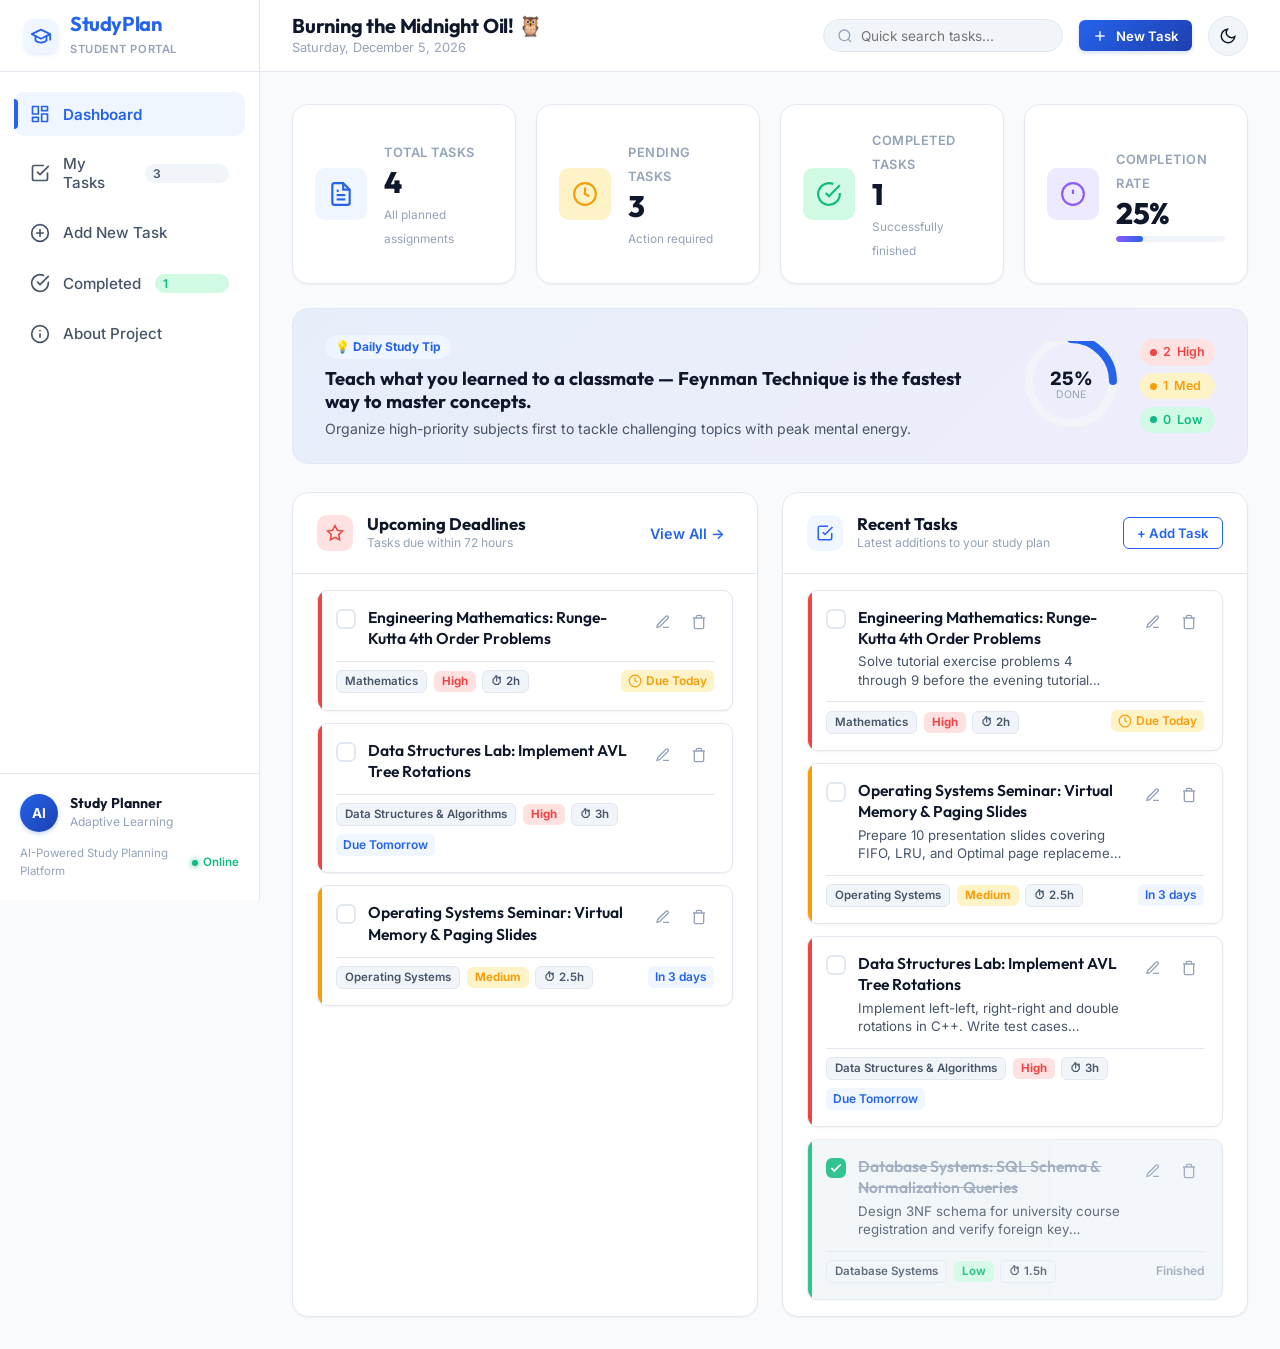
<file: index.html>
<!DOCTYPE html>
<html lang="en">

<head>
  <meta charset="UTF-8">
  <meta name="viewport" content="width=device-width, initial-scale=1.0">
  <title>Student Task & Study Planner | College Mini Project</title>
  <link rel="preconnect" href="https://fonts.googleapis.com">
  <link rel="preconnect" href="https://fonts.gstatic.com" crossorigin>
  <link
    href="https://fonts.googleapis.com/css2?family=Inter:wght@300;400;500;600;700&family=Outfit:wght@500;600;700;800&display=swap"
    rel="stylesheet">
  <link rel="stylesheet" href="style.css">
</head>

<body data-theme="light">
  <div class="app-container">
    <aside class="sidebar" id="sidebar">
      <div class="sidebar-header">
        <div class="brand-logo">
          <svg class="brand-icon" viewBox="0 0 24 24" fill="none" stroke="currentColor" stroke-width="2"
            stroke-linecap="round" stroke-linejoin="round">
            <path d="M22 10v6M2 10l10-5 10 5-10 5z" />
            <path d="M6 12v5c3 3 9 3 12 0v-5" />
          </svg>
          <div class="brand-text">
            <h2>StudyPlan</h2>
            <span>Student Portal</span>
          </div>
        </div>
        <button class="btn-close-sidebar" id="closeSidebarBtn" aria-label="Close Sidebar">
          <svg viewBox="0 0 24 24" width="20" height="20" fill="none" stroke="currentColor" stroke-width="2">
            <line x1="18" y1="6" x2="6" y2="18"></line>
            <line x1="6" y1="6" x2="18" y2="18"></line>
          </svg>
        </button>
      </div>

      <nav class="sidebar-nav">
        <ul class="nav-list">
          <li class="nav-item">
            <button class="nav-link active" data-section="dashboard">
              <svg viewBox="0 0 24 24" fill="none" stroke="currentColor" stroke-width="2" stroke-linecap="round"
                stroke-linejoin="round">
                <rect x="3" y="3" width="7" height="9"></rect>
                <rect x="14" y="3" width="7" height="5"></rect>
                <rect x="14" y="12" width="7" height="9"></rect>
                <rect x="3" y="16" width="7" height="5"></rect>
              </svg>
              <span>Dashboard</span>
            </button>
          </li>
          <li class="nav-item">
            <button class="nav-link" data-section="tasks">
              <svg viewBox="0 0 24 24" fill="none" stroke="currentColor" stroke-width="2" stroke-linecap="round"
                stroke-linejoin="round">
                <path d="M9 11l3 3L22 4"></path>
                <path d="M21 12v7a2 2 0 0 1-2 2H5a2 2 0 0 1-2-2V5a2 2 0 0 1 2-2h11"></path>
              </svg>
              <span>My Tasks</span>
              <span class="badge-count" id="sidebarPendingCount">0</span>
            </button>
          </li>
          <li class="nav-item">
            <button class="nav-link" data-section="add-task">
              <svg viewBox="0 0 24 24" fill="none" stroke="currentColor" stroke-width="2" stroke-linecap="round"
                stroke-linejoin="round">
                <circle cx="12" cy="12" r="10"></circle>
                <line x1="12" y1="8" x2="12" y2="16"></line>
                <line x1="8" y1="12" x2="16" y2="12"></line>
              </svg>
              <span>Add New Task</span>
            </button>
          </li>
          <li class="nav-item">
            <button class="nav-link" data-section="completed">
              <svg viewBox="0 0 24 24" fill="none" stroke="currentColor" stroke-width="2" stroke-linecap="round"
                stroke-linejoin="round">
                <path d="M22 11.08V12a10 10 0 1 1-5.93-9.14"></path>
                <polyline points="22 4 12 14.01 9 11.01"></polyline>
              </svg>
              <span>Completed</span>
              <span class="badge-count count-success" id="sidebarCompletedCount">0</span>
            </button>
          </li>
          <li class="nav-item">
            <button class="nav-link" data-section="about">
              <svg viewBox="0 0 24 24" fill="none" stroke="currentColor" stroke-width="2" stroke-linecap="round"
                stroke-linejoin="round">
                <circle cx="12" cy="12" r="10"></circle>
                <line x1="12" y1="16" x2="12" y2="12"></line>
                <line x1="12" y1="8" x2="12.01" y2="8"></line>
              </svg>
              <span>About Project</span>
            </button>
          </li>
        </ul>
      </nav>

      <div class="sidebar-footer">
        <div class="user-profile-card">
          <div class="user-avatar">
            <span>AI</span>
          </div>
          <div class="user-info">
            <h4>Study Planner</h4>
            <p>Adaptive Learning</p>
          </div>
        </div>
        <div class="sidebar-meta">
          <span>AI-Powered Study Planning Platform</span>
          <span class="status-indicator"><span class="dot"></span> Online</span>
        </div>
      </div>
    </aside>

    <!-- Overlay for mobile drawer -->
    <div class="sidebar-overlay" id="sidebarOverlay"></div>

    <!-- Main Content Area -->
    <div class="main-wrapper">
      <!-- Top Header Bar -->
      <header class="top-header">
        <div class="header-left">
          <button class="btn-toggle-sidebar" id="openSidebarBtn" aria-label="Open Sidebar">
            <svg viewBox="0 0 24 24" width="22" height="22" fill="none" stroke="currentColor" stroke-width="2">
              <line x1="3" y1="12" x2="21" y2="12"></line>
              <line x1="3" y1="6" x2="21" y2="6"></line>
              <line x1="3" y1="18" x2="21" y2="18"></line>
            </svg>
          </button>
          <div class="welcome-box">
            <h1 class="welcome-title" id="greetingText">Welcome Back! 👋</h1>
            <p class="welcome-date" id="currentDateDisplay">Saturday, November 15, 2026</p>
          </div>
        </div>

        <div class="header-right">
          <!-- Quick Search -->
          <div class="header-search">
            <svg viewBox="0 0 24 24" fill="none" stroke="currentColor" stroke-width="2">
              <circle cx="11" cy="11" r="8"></circle>
              <line x1="21" y1="21" x2="16.65" y2="16.65"></line>
            </svg>
            <input type="text" id="globalSearchInput" placeholder="Quick search tasks..." aria-label="Quick search">
          </div>

          <!-- Quick Add Button -->
          <button class="btn btn-primary btn-sm quick-add-btn" id="headerQuickAddBtn">
            <svg viewBox="0 0 24 24" width="16" height="16" fill="none" stroke="currentColor" stroke-width="2">
              <line x1="12" y1="5" x2="12" y2="19"></line>
              <line x1="5" y1="12" x2="19" y2="12"></line>
            </svg>
            <span>New Task</span>
          </button>

          <!-- Theme Toggle -->
          <button class="theme-toggle-btn" id="themeToggleBtn" aria-label="Toggle Dark Mode"
            title="Toggle Dark/Light Mode">
            <svg class="sun-icon" viewBox="0 0 24 24" fill="none" stroke="currentColor" stroke-width="2">
              <circle cx="12" cy="12" r="5"></circle>
              <line x1="12" y1="1" x2="12" y2="3"></line>
              <line x1="12" y1="21" x2="12" y2="23"></line>
              <line x1="4.22" y1="4.22" x2="5.64" y2="5.64"></line>
              <line x1="18.36" y1="18.36" x2="19.78" y2="19.78"></line>
              <line x1="1" y1="12" x2="3" y2="12"></line>
              <line x1="21" y1="12" x2="23" y2="12"></line>
              <line x1="4.22" y1="19.78" x2="5.64" y2="18.36"></line>
              <line x1="18.36" y1="5.64" x2="19.78" y2="4.22"></line>
            </svg>
            <svg class="moon-icon" viewBox="0 0 24 24" fill="none" stroke="currentColor" stroke-width="2">
              <path d="M21 12.79A9 9 0 1 1 11.21 3 7 7 0 0 0 21 12.79z"></path>
            </svg>
          </button>
        </div>
      </header>

      <!-- Main Container Views -->
      <main class="content-container">

        <!-- ================= SECTION 1: DASHBOARD ================= -->
        <section class="page-section active" id="section-dashboard">
          <!-- Statistics Cards Grid -->
          <div class="stats-grid">
            <div class="stat-card total-card">
              <div class="stat-icon-wrapper blue">
                <svg viewBox="0 0 24 24" fill="none" stroke="currentColor" stroke-width="2">
                  <path d="M14 2H6a2 2 0 0 0-2 2v16a2 2 0 0 0 2 2h12a2 2 0 0 0 2-2V8z"></path>
                  <polyline points="14 2 14 8 20 8"></polyline>
                  <line x1="16" y1="13" x2="8" y2="13"></line>
                  <line x1="16" y1="17" x2="8" y2="17"></line>
                  <polyline points="10 9 9 9 8 9"></polyline>
                </svg>
              </div>
              <div class="stat-content">
                <span class="stat-label">Total Tasks</span>
                <h3 class="stat-number" id="dashTotalTasks">0</h3>
                <span class="stat-subtext">All planned assignments</span>
              </div>
            </div>

            <div class="stat-card pending-card">
              <div class="stat-icon-wrapper amber">
                <svg viewBox="0 0 24 24" fill="none" stroke="currentColor" stroke-width="2">
                  <circle cx="12" cy="12" r="10"></circle>
                  <polyline points="12 6 12 12 16 14"></polyline>
                </svg>
              </div>
              <div class="stat-content">
                <span class="stat-label">Pending Tasks</span>
                <h3 class="stat-number" id="dashPendingTasks">0</h3>
                <span class="stat-subtext">Action required</span>
              </div>
            </div>

            <div class="stat-card completed-card">
              <div class="stat-icon-wrapper emerald">
                <svg viewBox="0 0 24 24" fill="none" stroke="currentColor" stroke-width="2">
                  <path d="M22 11.08V12a10 10 0 1 1-5.93-9.14"></path>
                  <polyline points="22 4 12 14.01 9 11.01"></polyline>
                </svg>
              </div>
              <div class="stat-content">
                <span class="stat-label">Completed Tasks</span>
                <h3 class="stat-number" id="dashCompletedTasks">0</h3>
                <span class="stat-subtext">Successfully finished</span>
              </div>
            </div>

            <div class="stat-card rate-card">
              <div class="stat-icon-wrapper purple">
                <svg viewBox="0 0 24 24" fill="none" stroke="currentColor" stroke-width="2">
                  <circle cx="12" cy="12" r="10"></circle>
                  <line x1="12" y1="8" x2="12" y2="12"></line>
                  <line x1="12" y1="16" x2="12.01" y2="16"></line>
                </svg>
              </div>
              <div class="stat-content">
                <span class="stat-label">Completion Rate</span>
                <h3 class="stat-number" id="dashCompletionRate">0%</h3>
                <div class="stat-progress-bar-container">
                  <div class="stat-progress-bar" id="dashProgressBar" style="width: 0%;"></div>
                </div>
              </div>
            </div>
          </div>

          <!-- Visual Progress & Study Insights Banner -->
          <div class="dashboard-banner">
            <div class="banner-content">
              <div class="banner-badge">💡 Daily Study Tip</div>
              <h3 id="dailyTipText">Use the Pomodoro Technique: 25 minutes of deep focus followed by a 5-minute break.
              </h3>
              <p>Organize high-priority subjects first to tackle challenging topics with peak mental energy.</p>
            </div>
            <div class="banner-progress-box">
              <div class="progress-ring-container">
                <svg class="progress-ring" width="100" height="100">
                  <circle class="progress-ring-circle-bg" stroke-width="8" fill="transparent" r="42" cx="50" cy="50" />
                  <circle class="progress-ring-circle" id="progressRingCircle" stroke-width="8" fill="transparent"
                    r="42" cx="50" cy="50" />
                </svg>
                <div class="progress-ring-text">
                  <span id="progressRingPercent">0%</span>
                  <small>Done</small>
                </div>
              </div>
              <div class="banner-priority-counts">
                <span class="pill-badge pill-high"><span class="dot-urgent"></span> <span id="dashHighCount">0</span>
                  High</span>
                <span class="pill-badge pill-med"><span class="dot-warning"></span> <span id="dashMedCount">0</span>
                  Med</span>
                <span class="pill-badge pill-low"><span class="dot-normal"></span> <span id="dashLowCount">0</span>
                  Low</span>
              </div>
            </div>
          </div>

          <!-- Dashboard Grid: Urgent Deadlines & Recent Tasks -->
          <div class="dashboard-grid">
            <!-- Urgent / Upcoming Deadlines Radar -->
            <div class="dash-card">
              <div class="dash-card-header">
                <div class="card-title-group">
                  <span class="card-icon-tag red">
                    <svg viewBox="0 0 24 24" width="18" height="18" fill="none" stroke="currentColor" stroke-width="2">
                      <polygon
                        points="12 2 15.09 8.26 22 9.27 17 14.14 18.18 21.02 12 17.77 5.82 21.02 7 14.14 2 9.27 8.91 8.26 12 2">
                      </polygon>
                    </svg>
                  </span>
                  <div>
                    <h3>Upcoming Deadlines</h3>
                    <p class="subtitle">Tasks due within 72 hours</p>
                  </div>
                </div>
                <button class="btn btn-text" data-section="tasks">View All &rarr;</button>
              </div>
              <div class="dash-card-body" id="urgentTasksList">
                <!-- Dynamically injected -->
              </div>
            </div>

            <!-- Recent Study Tasks -->
            <div class="dash-card">
              <div class="dash-card-header">
                <div class="card-title-group">
                  <span class="card-icon-tag blue">
                    <svg viewBox="0 0 24 24" width="18" height="18" fill="none" stroke="currentColor" stroke-width="2">
                      <polyline points="9 11 12 14 22 4"></polyline>
                      <path d="M21 12v7a2 2 0 0 1-2 2H5a2 2 0 0 1-2-2V5a2 2 0 0 1 2-2h11"></path>
                    </svg>
                  </span>
                  <div>
                    <h3>Recent Tasks</h3>
                    <p class="subtitle">Latest additions to your study plan</p>
                  </div>
                </div>
                <button class="btn btn-outline-primary btn-sm" data-section="add-task">+ Add Task</button>
              </div>
              <div class="dash-card-body" id="recentTasksList">
                <!-- Dynamically injected -->
              </div>
            </div>
          </div>
        </section>

        <!-- ================= SECTION 2: MY TASKS ================= -->
        <section class="page-section" id="section-tasks">
          <div class="section-top-bar">
            <div>
              <h2 class="section-title">My Study Tasks</h2>
              <p class="section-subtitle">Track, filter, edit and complete your academic assignments.</p>
            </div>
            <button class="btn btn-primary" data-section="add-task">
              <svg viewBox="0 0 24 24" width="18" height="18" fill="none" stroke="currentColor" stroke-width="2">
                <line x1="12" y1="5" x2="12" y2="19"></line>
                <line x1="5" y1="12" x2="19" y2="12"></line>
              </svg>
              <span>Create Task</span>
            </button>
          </div>

          <!-- Filter & Control Toolbar -->
          <div class="filter-toolbar">
            <div class="filter-group-main">
              <!-- Search bar -->
              <div class="input-search-wrapper">
                <svg viewBox="0 0 24 24" fill="none" stroke="currentColor" stroke-width="2">
                  <circle cx="11" cy="11" r="8"></circle>
                  <line x1="21" y1="21" x2="16.65" y2="16.65"></line>
                </svg>
                <input type="text" id="taskSearchInput" placeholder="Search by task title or keyword...">
                <button class="clear-search-btn" id="clearSearchBtn" title="Clear search">&times;</button>
              </div>

              <!-- Filter by Subject -->
              <div class="select-wrapper">
                <select id="filterSubject" aria-label="Filter by subject">
                  <option value="ALL">All Subjects</option>
                  <option value="Computer Science">Computer Science</option>
                  <option value="Data Structures & Algorithms">Data Structures & Algorithms</option>
                  <option value="Mathematics">Mathematics</option>
                  <option value="Operating Systems">Operating Systems</option>
                  <option value="Database Systems">Database Systems</option>
                  <option value="Physics">Physics</option>
                  <option value="Web Development">Web Development</option>
                  <option value="English & Soft Skills">English & Soft Skills</option>
                  <option value="Other">Other Subjects</option>
                </select>
              </div>

              <!-- Filter by Priority -->
              <div class="select-wrapper">
                <select id="filterPriority" aria-label="Filter by priority">
                  <option value="ALL">All Priorities</option>
                  <option value="High">High Priority</option>
                  <option value="Medium">Medium Priority</option>
                  <option value="Low">Low Priority</option>
                </select>
              </div>

              <!-- Sort By -->
              <div class="select-wrapper">
                <select id="sortBy" aria-label="Sort tasks">
                  <option value="deadline-asc">Deadline (Earliest First)</option>
                  <option value="deadline-desc">Deadline (Latest First)</option>
                  <option value="priority-desc">Priority (High to Low)</option>
                  <option value="created-desc">Date Added (Newest)</option>
                  <option value="title-asc">Title (A - Z)</option>
                </select>
              </div>
            </div>

            <!-- Status Tabs -->
            <div class="status-tab-group">
              <button class="status-tab active" data-status="ALL">All (<span id="countFilterAll">0</span>)</button>
              <button class="status-tab" data-status="PENDING">Pending (<span id="countFilterPending">0</span>)</button>
              <button class="status-tab" data-status="COMPLETED">Completed (<span
                  id="countFilterCompleted">0</span>)</button>
            </div>
          </div>

          <!-- Active Filter Pill indicators (if any active) -->
          <div class="active-filters-row" id="activeFiltersRow" style="display: none;">
            <span class="active-filters-label">Active Filters:</span>
            <div class="active-filters-badges" id="activeFilterTags"></div>
            <button class="btn-clear-filters" id="resetFiltersBtn">Reset All</button>
          </div>

          <!-- Tasks List Container -->
          <div class="tasks-grid" id="allTasksGrid">
            <!-- Dynamically populated -->
          </div>

          <!-- Empty State -->
          <div class="empty-state-card" id="emptyStateContainer" style="display: none;">
            <div class="empty-state-icon">
              <svg viewBox="0 0 24 24" fill="none" stroke="currentColor" stroke-width="1.5">
                <path d="M9 5H7a2 2 0 0 0-2 2v12a2 2 0 0 0 2 2h10a2 2 0 0 0 2-2V7a2 2 0 0 0-2-2h-2"></path>
                <rect x="9" y="3" width="6" height="4" rx="2"></rect>
                <path d="M9 14l2 2 4-4"></path>
              </svg>
            </div>
            <h3 id="emptyStateTitle">No Tasks Found</h3>
            <p id="emptyStateMessage">You haven't scheduled any tasks matching this criteria yet.</p>
            <button class="btn btn-primary" data-section="add-task">
              <svg viewBox="0 0 24 24" width="16" height="16" fill="none" stroke="currentColor" stroke-width="2">
                <line x1="12" y1="5" x2="12" y2="19"></line>
                <line x1="5" y1="12" x2="19" y2="12"></line>
              </svg>
              <span>Add Your First Task</span>
            </button>
          </div>
        </section>

        <!-- ================= SECTION 3: ADD TASK ================= -->
        <section class="page-section" id="section-add-task">
          <div class="section-top-bar">
            <div>
              <h2 class="section-title">Schedule New Study Task</h2>
              <p class="section-subtitle">Set goals, deadlines and priorities for your college subjects.</p>
            </div>
          </div>

          <div class="form-layout-container">
            <div class="form-card">
              <form id="addTaskForm" novalidate>
                <!-- Task Title -->
                <div class="form-group">
                  <label for="taskTitle" class="form-label">
                    Task Title <span class="required">*</span>
                  </label>
                  <div class="input-with-icon">
                    <svg viewBox="0 0 24 24" fill="none" stroke="currentColor" stroke-width="2">
                      <line x1="4" y1="9" x2="20" y2="9"></line>
                      <line x1="4" y1="15" x2="20" y2="15"></line>
                      <line x1="10" y1="3" x2="8" y2="21"></line>
                      <line x1="16" y1="3" x2="14" y2="21"></line>
                    </svg>
                    <input type="text" id="taskTitle" class="form-input"
                      placeholder="e.g., Complete Operating Systems Page Replacement Lab" required>
                  </div>
                  <div class="form-error" id="titleError">Please enter a task title.</div>
                </div>

                <!-- Subject & Priority Grid -->
                <div class="form-row">
                  <!-- Subject Selection -->
                  <div class="form-group">
                    <label for="taskSubject" class="form-label">
                      Subject / Course <span class="required">*</span>
                    </label>
                    <div class="input-with-icon">
                      <svg viewBox="0 0 24 24" fill="none" stroke="currentColor" stroke-width="2">
                        <path d="M4 19.5A2.5 2.5 0 0 1 6.5 17H20"></path>
                        <path d="M6.5 2H20v20H6.5A2.5 2.5 0 0 1 4 19.5v-15A2.5 2.5 0 0 1 6.5 2z"></path>
                      </svg>
                      <select id="taskSubject" class="form-input" required>
                        <option value="" disabled selected>Select a subject...</option>
                        <option value="Computer Science">Computer Science</option>
                        <option value="Data Structures & Algorithms">Data Structures & Algorithms</option>
                        <option value="Mathematics">Mathematics</option>
                        <option value="Operating Systems">Operating Systems</option>
                        <option value="Database Systems">Database Systems</option>
                        <option value="Physics">Physics</option>
                        <option value="Web Development">Web Development</option>
                        <option value="English & Soft Skills">English & Soft Skills</option>
                        <option value="Other">Other Course</option>
                      </select>
                    </div>
                    <div class="form-error" id="subjectError">Please select a subject.</div>
                  </div>

                  <!-- Priority Level -->
                  <div class="form-group">
                    <label for="taskPriority" class="form-label">
                      Priority Level <span class="required">*</span>
                    </label>
                    <div class="priority-selector">
                      <label class="priority-chip priority-chip-high">
                        <input type="radio" name="priorityOption" value="High" required>
                        <span class="chip-inner">
                          <span class="chip-dot red"></span>
                          High Priority
                        </span>
                      </label>
                      <label class="priority-chip priority-chip-med">
                        <input type="radio" name="priorityOption" value="Medium" checked required>
                        <span class="chip-inner">
                          <span class="chip-dot amber"></span>
                          Medium
                        </span>
                      </label>
                      <label class="priority-chip priority-chip-low">
                        <input type="radio" name="priorityOption" value="Low" required>
                        <span class="chip-inner">
                          <span class="chip-dot green"></span>
                          Low
                        </span>
                      </label>
                    </div>
                  </div>
                </div>

                <!-- Deadline and Estimated Hours Grid -->
                <div class="form-row">
                  <!-- Deadline Date & Time -->
                  <div class="form-group">
                    <label for="taskDeadline" class="form-label">
                      Deadline Date <span class="required">*</span>
                    </label>
                    <div class="input-with-icon">
                      <svg viewBox="0 0 24 24" fill="none" stroke="currentColor" stroke-width="2">
                        <rect x="3" y="4" width="18" height="18" rx="2" ry="2"></rect>
                        <line x1="16" y1="2" x2="16" y2="6"></line>
                        <line x1="8" y1="2" x2="8" y2="6"></line>
                        <line x1="3" y1="10" x2="21" y2="10"></line>
                      </svg>
                      <input type="date" id="taskDeadline" class="form-input" required>
                    </div>
                    <div class="form-error" id="deadlineError">Please select a valid deadline date.</div>
                  </div>

                  <!-- Estimated Study Time (Hours) -->
                  <div class="form-group">
                    <label for="taskEstimatedHours" class="form-label">
                      Estimated Duration (Hours)
                    </label>
                    <div class="input-with-icon">
                      <svg viewBox="0 0 24 24" fill="none" stroke="currentColor" stroke-width="2">
                        <circle cx="12" cy="12" r="10"></circle>
                        <polyline points="12 6 12 12 16 14"></polyline>
                      </svg>
                      <input type="number" id="taskEstimatedHours" class="form-input" min="0.5" max="50" step="0.5"
                        placeholder="e.g. 2.5">
                    </div>
                  </div>
                </div>

                <!-- Description / Study Notes -->
                <div class="form-group">
                  <label for="taskDescription" class="form-label">
                    Description & Study Notes <span class="text-muted">(Optional)</span>
                  </label>
                  <textarea id="taskDescription" class="form-textarea" rows="3"
                    placeholder="Add specific book chapters, reference URLs, lab submission requirements, or reminders..."></textarea>
                </div>

                <!-- Form Actions -->
                <div class="form-actions">
                  <button type="reset" class="btn btn-secondary" id="resetTaskFormBtn">Reset Form</button>
                  <button type="submit" class="btn btn-primary" id="saveTaskBtn">
                    <svg viewBox="0 0 24 24" width="18" height="18" fill="none" stroke="currentColor" stroke-width="2">
                      <path d="M19 21H5a2 2 0 0 1-2-2V5a2 2 0 0 1 2-2h11l5 5v11a2 2 0 0 1-2 2z"></path>
                      <polyline points="17 21 17 13 7 13 7 21"></polyline>
                      <polyline points="7 3 7 8 15 8"></polyline>
                    </svg>
                    <span>Save Task</span>
                  </button>
                </div>
              </form>
            </div>

            <!-- Helpful Tips Sidebar Card -->
            <div class="form-side-info">
              <div class="side-info-card">
                <div class="info-icon">🎯</div>
                <h3>Study Planning Tips</h3>
                <ul class="tips-list">
                  <li><strong>Break down large syllabi:</strong> Segment complex college projects into smaller daily
                    tasks.</li>
                  <li><strong>Accurate deadlines:</strong> Set deadlines at least 1 day before the faculty submission
                    date for final proofing.</li>
                  <li><strong>Color codes:</strong> High priority red badges will immediately surface at the top of your
                    dashboard.</li>
                  <li><strong>Persistent:</strong> All entries are automatically stored safely in your browser
                    LocalStorage.</li>
                </ul>
              </div>

              <div class="side-info-card mini-quote">
                <p><em>"Success is the sum of small efforts, repeated day in and day out."</em></p>
                <small>— Robert Collier</small>
              </div>
            </div>
          </div>
        </section>

        <!-- ================= SECTION 4: COMPLETED TASKS ================= -->
        <section class="page-section" id="section-completed">
          <div class="section-top-bar">
            <div>
              <h2 class="section-title">Completed Study Tasks</h2>
              <p class="section-subtitle">A showcase of all assignments and milestones you have successfully
                accomplished.</p>
            </div>
            <div class="btn-group">
              <button class="btn btn-outline-danger btn-sm" id="clearCompletedBtn">
                <svg viewBox="0 0 24 24" width="16" height="16" fill="none" stroke="currentColor" stroke-width="2">
                  <polyline points="3 6 5 6 21 6"></polyline>
                  <path d="M19 6v14a2 2 0 0 1-2 2H7a2 2 0 0 1-2-2V6m3 0V4a2 2 0 0 1 2-2h4a2 2 0 0 1 2 2v2"></path>
                </svg>
                <span>Clear All Completed</span>
              </button>
            </div>
          </div>

          <!-- Completed Stats Header -->
          <div class="completed-hero-card">
            <div class="hero-trophy">🏆</div>
            <div class="hero-text">
              <h3>Academic Achievements Archive</h3>
              <p>You have finished <strong id="completedTotalBadge">0</strong> task(s). Review what you have achieved or
                restore tasks if you need to review them again.</p>
            </div>
          </div>

          <!-- Completed Tasks List -->
          <div class="tasks-grid" id="completedTasksGrid">
            <!-- Dynamically injected -->
          </div>

          <!-- Empty Completed State -->
          <div class="empty-state-card" id="emptyCompletedState" style="display: none;">
            <div class="empty-state-icon emerald-icon">
              <svg viewBox="0 0 24 24" fill="none" stroke="currentColor" stroke-width="1.5">
                <circle cx="12" cy="12" r="10"></circle>
                <path d="M12 6v6l4 2"></path>
              </svg>
            </div>
            <h3>No Completed Tasks Yet</h3>
            <p>Complete tasks from your Dashboard or "My Tasks" section to fill up your achievement wall!</p>
            <button class="btn btn-primary" data-section="tasks">Go to My Tasks</button>
          </div>
        </section>

        <!-- ================= SECTION 5: ABOUT PROJECT ================= -->
        <section class="page-section" id="section-about">
          <div class="about-container">
            <!-- Hero banner -->
            <div class="about-hero">
              <span class="badge-tech">B.Tech Mini Project • Frontend Web Development</span>
              <h2>Student Task & Study Planner</h2>
              <p class="about-lead">A modern, responsive, client-side web application designed to help undergraduate
                college students organize coursework, manage submission deadlines, and monitor daily academic
                productivity.</p>
            </div>

            <!-- Overview Grid -->
            <div class="about-grid">
              <div class="about-card">
                <div class="about-card-icon blue">🎯</div>
                <h3>Project Objectives</h3>
                <ul class="about-check-list">
                  <li>Provide an intuitive, distraction-free interface for scheduling study sessions.</li>
                  <li>Eliminate missed academic deadlines through color-coded priority and urgency alerts.</li>
                  <li>Encourage consistent daily study habits via real-time completion analytics.</li>
                  <li>Guarantee offline capability and zero backend maintenance via Web Storage API.</li>
                </ul>
              </div>

              <div class="about-card">
                <div class="about-card-icon emerald">⚡</div>
                <h3>Key Features & Functionalities</h3>
                <ul class="about-check-list">
                  <li><strong>Dynamic Dashboard:</strong> Live statistical metrics, completion percentages, and daily
                    tips.</li>
                  <li><strong>CRUD Capabilities:</strong> Add, edit, mark complete, and delete tasks with safe
                    confirmations.</li>
                  <li><strong>Multi-faceted Search & Filters:</strong> Instant search by name, subject, priority, and
                    status.</li>
                  <li><strong>Light & Dark Themes:</strong> User preference auto-saved in local storage.</li>
                  <li><strong>Zero Dependencies:</strong> 100% pure HTML5, CSS3, and modern ES6+ JavaScript.</li>
                </ul>
              </div>

              <div class="about-card">
                <div class="about-card-icon purple">💻</div>
                <h3>Technology Stack</h3>
                <div class="tech-tags-list">
                  <span class="tech-tag"><strong>HTML5</strong> Semantic Layout</span>
                  <span class="tech-tag"><strong>CSS3</strong> Custom Properties & Flex/Grid</span>
                  <span class="tech-tag"><strong>JavaScript</strong> ES6+ (Modules & DOM)</span>
                  <span class="tech-tag"><strong>LocalStorage API</strong> Client-Side Persistence</span>
                  <span class="tech-tag"><strong>SVG Icons</strong> Lightweight & Crisp</span>
                </div>
              </div>

              <div class="about-card">
                <div class="about-card-icon amber">🛠️</div>
                <h3>Data Management & Persistence</h3>
                <p>The application serializes task objects into standard JSON arrays stored under the key
                  <code>studyPlanner_tasks_v1</code>. Every state modification instantly writes to the storage layer,
                  ensuring zero data loss upon browser refresh or tab closure.</p>
                <div class="demo-data-actions">
                  <button class="btn btn-outline-primary btn-sm" id="resetDemoTasksBtn">
                    ↻ Reload Sample Demo Tasks
                  </button>
                  <button class="btn btn-outline-danger btn-sm" id="wipeAllDataBtn">
                    ⚠ Clear All Local Storage
                  </button>
                </div>
              </div>
            </div>

            <!-- College Project Viva Q&A / Architecture Section -->
            <div class="viva-guide-card">
              <h3>🎓 College Mini Project Evaluation Notes (Viva Cheat-Sheet)</h3>
              <div class="accordion-item">
                <h4>1. How does the application store data without a SQL/NoSQL backend?</h4>
                <p>The system utilizes the browser's native <strong>HTML5 Web Storage API (LocalStorage)</strong>. Tasks
                  are stored as key-value pairs where the value is a JSON string. The <code>JSON.stringify()</code>
                  method is used to persist data, and <code>JSON.parse()</code> reconstructs the JavaScript object model
                  during initialization.</p>
              </div>
              <div class="accordion-item">
                <h4>2. How is single-page navigation achieved without React or Angular?</h4>
                <p>Navigation is driven by data attributes (<code>data-section="..."</code>) and event delegation. When
                  a nav link is clicked, the script toggles CSS <code>active</code> classes across corresponding
                  <code>&lt;section&gt;</code> elements while updating sidebar highlight states without triggering full
                  page reloads.</p>
              </div>
              <div class="accordion-item">
                <h4>3. What client-side input validation is implemented?</h4>
                <p>The application checks for non-empty task titles, valid subject selections, and valid calendar dates
                  before creating or updating tasks. Inline error messages and CSS state classes provide immediate
                  visual feedback to the user.</p>
              </div>
            </div>

            <!-- Project Meta & Signature Footer -->
            <div class="project-signature">
              <p>Designed & Developed for <strong>College B.Tech Mini Project Demonstration</strong>.</p>
              <p>© 2026 Student Task & Study Planner. Open Source Academic Project.</p>
            </div>
          </div>
        </section>

      </main>
    </div>
  </div>

  <!-- ================= EDIT TASK MODAL ================= -->
  <div class="modal-backdrop" id="editModalBackdrop">
    <div class="modal-dialog">
      <div class="modal-header">
        <div class="modal-title-group">
          <div class="modal-icon blue">
            <svg viewBox="0 0 24 24" fill="none" stroke="currentColor" stroke-width="2">
              <path d="M12 20h9"></path>
              <path d="M16.5 3.5a2.121 2.121 0 0 1 3 3L7 19l-4 1 1-4L16.5 3.5z"></path>
            </svg>
          </div>
          <h3>Edit Study Task</h3>
        </div>
        <button class="modal-close-btn" id="closeEditModalBtn" aria-label="Close modal">&times;</button>
      </div>
      <form id="editTaskForm" novalidate>
        <div class="modal-body">
          <input type="hidden" id="editTaskId">

          <div class="form-group">
            <label for="editTaskTitle" class="form-label">Task Title <span class="required">*</span></label>
            <input type="text" id="editTaskTitle" class="form-input" required>
            <div class="form-error" id="editTitleError">Please enter a task title.</div>
          </div>

          <div class="form-row">
            <div class="form-group">
              <label for="editTaskSubject" class="form-label">Subject <span class="required">*</span></label>
              <select id="editTaskSubject" class="form-input" required>
                <option value="Computer Science">Computer Science</option>
                <option value="Data Structures & Algorithms">Data Structures & Algorithms</option>
                <option value="Mathematics">Mathematics</option>
                <option value="Operating Systems">Operating Systems</option>
                <option value="Database Systems">Database Systems</option>
                <option value="Physics">Physics</option>
                <option value="Web Development">Web Development</option>
                <option value="English & Soft Skills">English & Soft Skills</option>
                <option value="Other">Other Course</option>
              </select>
            </div>

            <div class="form-group">
              <label for="editTaskPriority" class="form-label">Priority <span class="required">*</span></label>
              <select id="editTaskPriority" class="form-input" required>
                <option value="High">High Priority</option>
                <option value="Medium">Medium Priority</option>
                <option value="Low">Low Priority</option>
              </select>
            </div>
          </div>

          <div class="form-row">
            <div class="form-group">
              <label for="editTaskDeadline" class="form-label">Deadline Date <span class="required">*</span></label>
              <input type="date" id="editTaskDeadline" class="form-input" required>
              <div class="form-error" id="editDeadlineError">Please select a valid deadline date.</div>
            </div>

            <div class="form-group">
              <label for="editTaskStatus" class="form-label">Status</label>
              <select id="editTaskStatus" class="form-input">
                <option value="Pending">Pending</option>
                <option value="Completed">Completed</option>
              </select>
            </div>
          </div>

          <div class="form-group">
            <label for="editTaskDescription" class="form-label">Notes / Description</label>
            <textarea id="editTaskDescription" class="form-textarea" rows="3"></textarea>
          </div>
        </div>
        <div class="modal-footer">
          <button type="button" class="btn btn-secondary" id="cancelEditModalBtn">Cancel</button>
          <button type="submit" class="btn btn-primary" id="saveEditTaskBtn">Save Changes</button>
        </div>
      </form>
    </div>
  </div>

  <!-- ================= DELETE CONFIRMATION MODAL ================= -->
  <div class="modal-backdrop" id="deleteModalBackdrop">
    <div class="modal-dialog modal-dialog-sm">
      <div class="modal-header">
        <div class="modal-title-group">
          <div class="modal-icon red">
            <svg viewBox="0 0 24 24" fill="none" stroke="currentColor" stroke-width="2">
              <polyline points="3 6 5 6 21 6"></polyline>
              <path d="M19 6v14a2 2 0 0 1-2 2H7a2 2 0 0 1-2-2V6m3 0V4a2 2 0 0 1 2-2h4a2 2 0 0 1 2 2v2"></path>
              <line x1="10" y1="11" x2="10" y2="17"></line>
              <line x1="14" y1="11" x2="14" y2="17"></line>
            </svg>
          </div>
          <h3>Confirm Delete</h3>
        </div>
        <button class="modal-close-btn" id="closeDeleteModalBtn" aria-label="Close modal">&times;</button>
      </div>
      <div class="modal-body">
        <p>Are you sure you want to delete this study task?</p>
        <p class="modal-delete-task-title" id="deleteTaskTitleDisplay">"Task Name"</p>
        <p class="text-muted text-sm">This action cannot be undone.</p>
      </div>
      <div class="modal-footer">
        <button type="button" class="btn btn-secondary" id="cancelDeleteModalBtn">Cancel</button>
        <button type="button" class="btn btn-danger" id="confirmDeleteBtn">Delete Task</button>
      </div>
    </div>
  </div>

  <!-- ================= TOAST NOTIFICATION CONTAINER ================= -->
  <div class="toast-container" id="toastContainer"></div>

  <!-- Application Script -->
  <script src="script.js"></script>
</body>

</html>
</file>
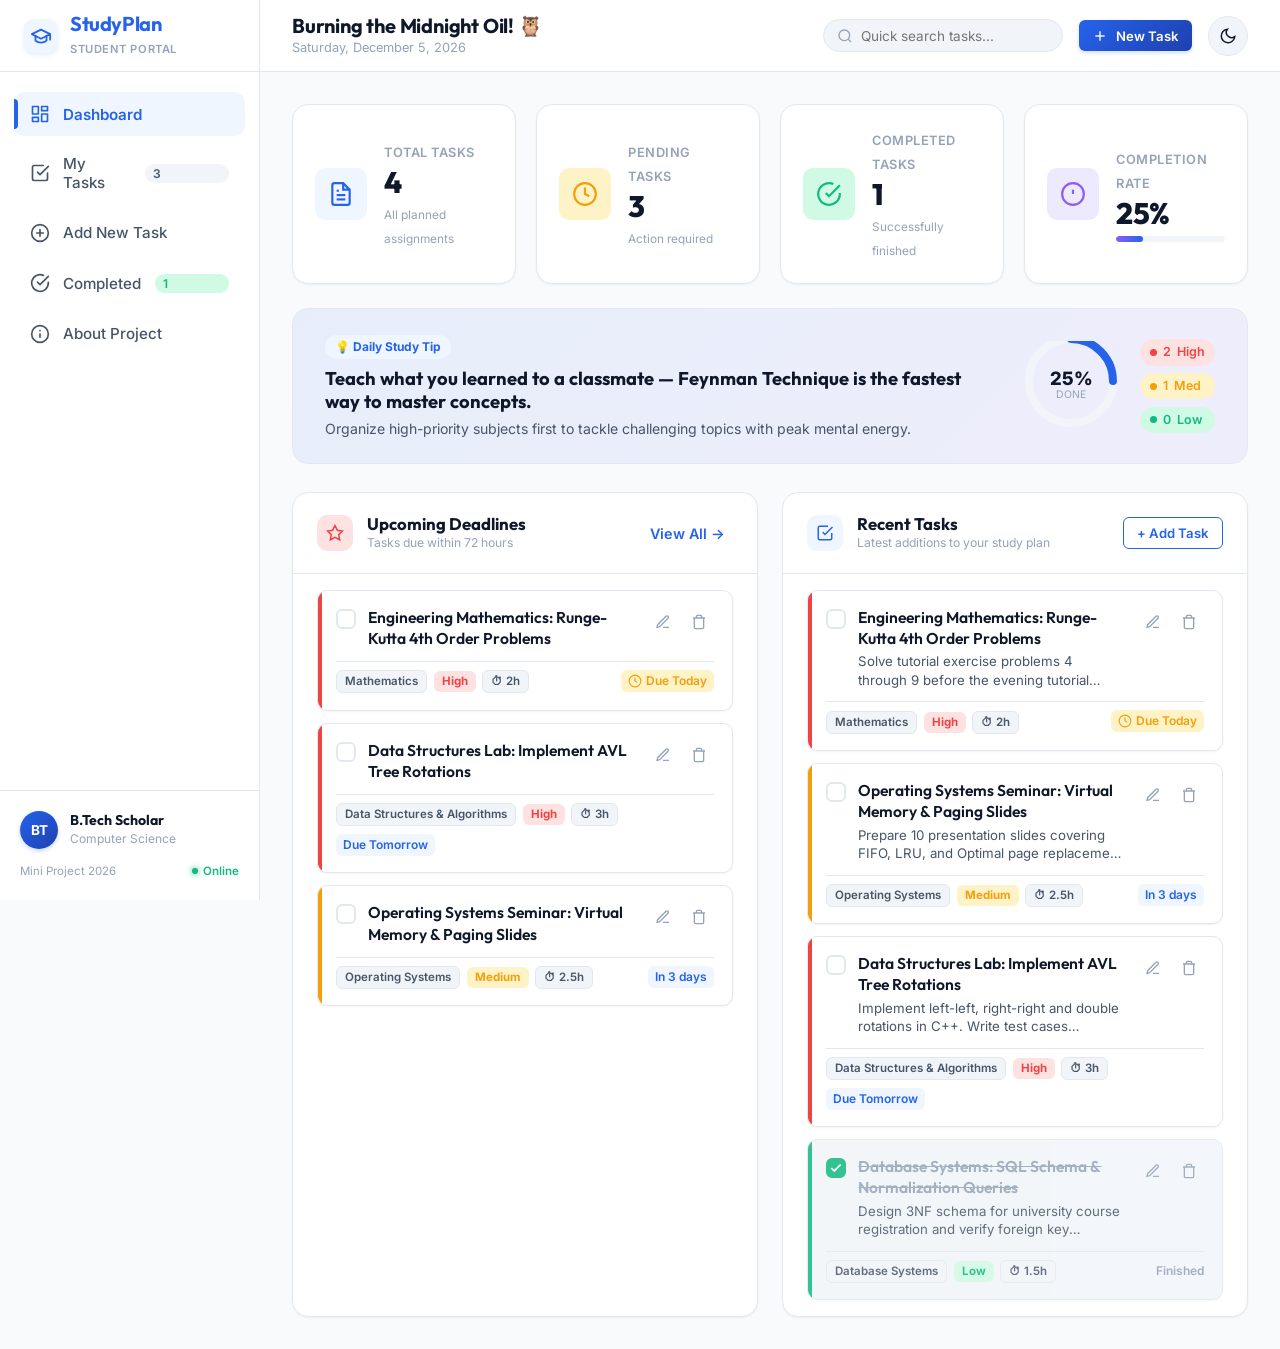
<file: Student-Study-Planner/index.html>
<!DOCTYPE html>
<html lang="en">
<head>
  <meta charset="UTF-8">
  <meta name="viewport" content="width=device-width, initial-scale=1.0">
  <title>Student Task & Study Planner | College Mini Project</title>
  <!-- Google Fonts: Inter & Outfit for modern clean typography -->
  <link rel="preconnect" href="https://fonts.googleapis.com">
  <link rel="preconnect" href="https://fonts.gstatic.com" crossorigin>
  <link href="https://fonts.googleapis.com/css2?family=Inter:wght@300;400;500;600;700&family=Outfit:wght@500;600;700;800&display=swap" rel="stylesheet">
  <link rel="stylesheet" href="style.css">
</head>
<body data-theme="light">
  <div class="app-container">
    <!-- Sidebar Navigation -->
    <aside class="sidebar" id="sidebar">
      <div class="sidebar-header">
        <div class="brand-logo">
          <svg class="brand-icon" viewBox="0 0 24 24" fill="none" stroke="currentColor" stroke-width="2" stroke-linecap="round" stroke-linejoin="round">
            <path d="M22 10v6M2 10l10-5 10 5-10 5z"/>
            <path d="M6 12v5c3 3 9 3 12 0v-5"/>
          </svg>
          <div class="brand-text">
            <h2>StudyPlan</h2>
            <span>Student Portal</span>
          </div>
        </div>
        <button class="btn-close-sidebar" id="closeSidebarBtn" aria-label="Close Sidebar">
          <svg viewBox="0 0 24 24" width="20" height="20" fill="none" stroke="currentColor" stroke-width="2">
            <line x1="18" y1="6" x2="6" y2="18"></line>
            <line x1="6" y1="6" x2="18" y2="18"></line>
          </svg>
        </button>
      </div>

      <nav class="sidebar-nav">
        <ul class="nav-list">
          <li class="nav-item">
            <button class="nav-link active" data-section="dashboard">
              <svg viewBox="0 0 24 24" fill="none" stroke="currentColor" stroke-width="2" stroke-linecap="round" stroke-linejoin="round">
                <rect x="3" y="3" width="7" height="9"></rect>
                <rect x="14" y="3" width="7" height="5"></rect>
                <rect x="14" y="12" width="7" height="9"></rect>
                <rect x="3" y="16" width="7" height="5"></rect>
              </svg>
              <span>Dashboard</span>
            </button>
          </li>
          <li class="nav-item">
            <button class="nav-link" data-section="tasks">
              <svg viewBox="0 0 24 24" fill="none" stroke="currentColor" stroke-width="2" stroke-linecap="round" stroke-linejoin="round">
                <path d="M9 11l3 3L22 4"></path>
                <path d="M21 12v7a2 2 0 0 1-2 2H5a2 2 0 0 1-2-2V5a2 2 0 0 1 2-2h11"></path>
              </svg>
              <span>My Tasks</span>
              <span class="badge-count" id="sidebarPendingCount">0</span>
            </button>
          </li>
          <li class="nav-item">
            <button class="nav-link" data-section="add-task">
              <svg viewBox="0 0 24 24" fill="none" stroke="currentColor" stroke-width="2" stroke-linecap="round" stroke-linejoin="round">
                <circle cx="12" cy="12" r="10"></circle>
                <line x1="12" y1="8" x2="12" y2="16"></line>
                <line x1="8" y1="12" x2="16" y2="12"></line>
              </svg>
              <span>Add New Task</span>
            </button>
          </li>
          <li class="nav-item">
            <button class="nav-link" data-section="completed">
              <svg viewBox="0 0 24 24" fill="none" stroke="currentColor" stroke-width="2" stroke-linecap="round" stroke-linejoin="round">
                <path d="M22 11.08V12a10 10 0 1 1-5.93-9.14"></path>
                <polyline points="22 4 12 14.01 9 11.01"></polyline>
              </svg>
              <span>Completed</span>
              <span class="badge-count count-success" id="sidebarCompletedCount">0</span>
            </button>
          </li>
          <li class="nav-item">
            <button class="nav-link" data-section="about">
              <svg viewBox="0 0 24 24" fill="none" stroke="currentColor" stroke-width="2" stroke-linecap="round" stroke-linejoin="round">
                <circle cx="12" cy="12" r="10"></circle>
                <line x1="12" y1="16" x2="12" y2="12"></line>
                <line x1="12" y1="8" x2="12.01" y2="8"></line>
              </svg>
              <span>About Project</span>
            </button>
          </li>
        </ul>
      </nav>

      <div class="sidebar-footer">
        <div class="user-profile-card">
          <div class="user-avatar">
            <span>BT</span>
          </div>
          <div class="user-info">
            <h4>B.Tech Scholar</h4>
            <p>Computer Science</p>
          </div>
        </div>
        <div class="sidebar-meta">
          <span>Mini Project 2026</span>
          <span class="status-indicator"><span class="dot"></span> Online</span>
        </div>
      </div>
    </aside>

    <!-- Overlay for mobile drawer -->
    <div class="sidebar-overlay" id="sidebarOverlay"></div>

    <!-- Main Content Area -->
    <div class="main-wrapper">
      <!-- Top Header Bar -->
      <header class="top-header">
        <div class="header-left">
          <button class="btn-toggle-sidebar" id="openSidebarBtn" aria-label="Open Sidebar">
            <svg viewBox="0 0 24 24" width="22" height="22" fill="none" stroke="currentColor" stroke-width="2">
              <line x1="3" y1="12" x2="21" y2="12"></line>
              <line x1="3" y1="6" x2="21" y2="6"></line>
              <line x1="3" y1="18" x2="21" y2="18"></line>
            </svg>
          </button>
          <div class="welcome-box">
            <h1 class="welcome-title" id="greetingText">Welcome Back! 👋</h1>
            <p class="welcome-date" id="currentDateDisplay">Saturday, November 15, 2026</p>
          </div>
        </div>

        <div class="header-right">
          <!-- Quick Search -->
          <div class="header-search">
            <svg viewBox="0 0 24 24" fill="none" stroke="currentColor" stroke-width="2">
              <circle cx="11" cy="11" r="8"></circle>
              <line x1="21" y1="21" x2="16.65" y2="16.65"></line>
            </svg>
            <input type="text" id="globalSearchInput" placeholder="Quick search tasks..." aria-label="Quick search">
          </div>

          <!-- Quick Add Button -->
          <button class="btn btn-primary btn-sm quick-add-btn" id="headerQuickAddBtn">
            <svg viewBox="0 0 24 24" width="16" height="16" fill="none" stroke="currentColor" stroke-width="2">
              <line x1="12" y1="5" x2="12" y2="19"></line>
              <line x1="5" y1="12" x2="19" y2="12"></line>
            </svg>
            <span>New Task</span>
          </button>

          <!-- Theme Toggle -->
          <button class="theme-toggle-btn" id="themeToggleBtn" aria-label="Toggle Dark Mode" title="Toggle Dark/Light Mode">
            <svg class="sun-icon" viewBox="0 0 24 24" fill="none" stroke="currentColor" stroke-width="2">
              <circle cx="12" cy="12" r="5"></circle>
              <line x1="12" y1="1" x2="12" y2="3"></line>
              <line x1="12" y1="21" x2="12" y2="23"></line>
              <line x1="4.22" y1="4.22" x2="5.64" y2="5.64"></line>
              <line x1="18.36" y1="18.36" x2="19.78" y2="19.78"></line>
              <line x1="1" y1="12" x2="3" y2="12"></line>
              <line x1="21" y1="12" x2="23" y2="12"></line>
              <line x1="4.22" y1="19.78" x2="5.64" y2="18.36"></line>
              <line x1="18.36" y1="5.64" x2="19.78" y2="4.22"></line>
            </svg>
            <svg class="moon-icon" viewBox="0 0 24 24" fill="none" stroke="currentColor" stroke-width="2">
              <path d="M21 12.79A9 9 0 1 1 11.21 3 7 7 0 0 0 21 12.79z"></path>
            </svg>
          </button>
        </div>
      </header>

      <!-- Main Container Views -->
      <main class="content-container">

        <!-- ================= SECTION 1: DASHBOARD ================= -->
        <section class="page-section active" id="section-dashboard">
          <!-- Statistics Cards Grid -->
          <div class="stats-grid">
            <div class="stat-card total-card">
              <div class="stat-icon-wrapper blue">
                <svg viewBox="0 0 24 24" fill="none" stroke="currentColor" stroke-width="2">
                  <path d="M14 2H6a2 2 0 0 0-2 2v16a2 2 0 0 0 2 2h12a2 2 0 0 0 2-2V8z"></path>
                  <polyline points="14 2 14 8 20 8"></polyline>
                  <line x1="16" y1="13" x2="8" y2="13"></line>
                  <line x1="16" y1="17" x2="8" y2="17"></line>
                  <polyline points="10 9 9 9 8 9"></polyline>
                </svg>
              </div>
              <div class="stat-content">
                <span class="stat-label">Total Tasks</span>
                <h3 class="stat-number" id="dashTotalTasks">0</h3>
                <span class="stat-subtext">All planned assignments</span>
              </div>
            </div>

            <div class="stat-card pending-card">
              <div class="stat-icon-wrapper amber">
                <svg viewBox="0 0 24 24" fill="none" stroke="currentColor" stroke-width="2">
                  <circle cx="12" cy="12" r="10"></circle>
                  <polyline points="12 6 12 12 16 14"></polyline>
                </svg>
              </div>
              <div class="stat-content">
                <span class="stat-label">Pending Tasks</span>
                <h3 class="stat-number" id="dashPendingTasks">0</h3>
                <span class="stat-subtext">Action required</span>
              </div>
            </div>

            <div class="stat-card completed-card">
              <div class="stat-icon-wrapper emerald">
                <svg viewBox="0 0 24 24" fill="none" stroke="currentColor" stroke-width="2">
                  <path d="M22 11.08V12a10 10 0 1 1-5.93-9.14"></path>
                  <polyline points="22 4 12 14.01 9 11.01"></polyline>
                </svg>
              </div>
              <div class="stat-content">
                <span class="stat-label">Completed Tasks</span>
                <h3 class="stat-number" id="dashCompletedTasks">0</h3>
                <span class="stat-subtext">Successfully finished</span>
              </div>
            </div>

            <div class="stat-card rate-card">
              <div class="stat-icon-wrapper purple">
                <svg viewBox="0 0 24 24" fill="none" stroke="currentColor" stroke-width="2">
                  <circle cx="12" cy="12" r="10"></circle>
                  <line x1="12" y1="8" x2="12" y2="12"></line>
                  <line x1="12" y1="16" x2="12.01" y2="16"></line>
                </svg>
              </div>
              <div class="stat-content">
                <span class="stat-label">Completion Rate</span>
                <h3 class="stat-number" id="dashCompletionRate">0%</h3>
                <div class="stat-progress-bar-container">
                  <div class="stat-progress-bar" id="dashProgressBar" style="width: 0%;"></div>
                </div>
              </div>
            </div>
          </div>

          <!-- Visual Progress & Study Insights Banner -->
          <div class="dashboard-banner">
            <div class="banner-content">
              <div class="banner-badge">💡 Daily Study Tip</div>
              <h3 id="dailyTipText">Use the Pomodoro Technique: 25 minutes of deep focus followed by a 5-minute break.</h3>
              <p>Organize high-priority subjects first to tackle challenging topics with peak mental energy.</p>
            </div>
            <div class="banner-progress-box">
              <div class="progress-ring-container">
                <svg class="progress-ring" width="100" height="100">
                  <circle class="progress-ring-circle-bg" stroke-width="8" fill="transparent" r="42" cx="50" cy="50"/>
                  <circle class="progress-ring-circle" id="progressRingCircle" stroke-width="8" fill="transparent" r="42" cx="50" cy="50"/>
                </svg>
                <div class="progress-ring-text">
                  <span id="progressRingPercent">0%</span>
                  <small>Done</small>
                </div>
              </div>
              <div class="banner-priority-counts">
                <span class="pill-badge pill-high"><span class="dot-urgent"></span> <span id="dashHighCount">0</span> High</span>
                <span class="pill-badge pill-med"><span class="dot-warning"></span> <span id="dashMedCount">0</span> Med</span>
                <span class="pill-badge pill-low"><span class="dot-normal"></span> <span id="dashLowCount">0</span> Low</span>
              </div>
            </div>
          </div>

          <!-- Dashboard Grid: Urgent Deadlines & Recent Tasks -->
          <div class="dashboard-grid">
            <!-- Urgent / Upcoming Deadlines Radar -->
            <div class="dash-card">
              <div class="dash-card-header">
                <div class="card-title-group">
                  <span class="card-icon-tag red">
                    <svg viewBox="0 0 24 24" width="18" height="18" fill="none" stroke="currentColor" stroke-width="2">
                      <polygon points="12 2 15.09 8.26 22 9.27 17 14.14 18.18 21.02 12 17.77 5.82 21.02 7 14.14 2 9.27 8.91 8.26 12 2"></polygon>
                    </svg>
                  </span>
                  <div>
                    <h3>Upcoming Deadlines</h3>
                    <p class="subtitle">Tasks due within 72 hours</p>
                  </div>
                </div>
                <button class="btn btn-text" data-section="tasks">View All &rarr;</button>
              </div>
              <div class="dash-card-body" id="urgentTasksList">
                <!-- Dynamically injected -->
              </div>
            </div>

            <!-- Recent Study Tasks -->
            <div class="dash-card">
              <div class="dash-card-header">
                <div class="card-title-group">
                  <span class="card-icon-tag blue">
                    <svg viewBox="0 0 24 24" width="18" height="18" fill="none" stroke="currentColor" stroke-width="2">
                      <polyline points="9 11 12 14 22 4"></polyline>
                      <path d="M21 12v7a2 2 0 0 1-2 2H5a2 2 0 0 1-2-2V5a2 2 0 0 1 2-2h11"></path>
                    </svg>
                  </span>
                  <div>
                    <h3>Recent Tasks</h3>
                    <p class="subtitle">Latest additions to your study plan</p>
                  </div>
                </div>
                <button class="btn btn-outline-primary btn-sm" data-section="add-task">+ Add Task</button>
              </div>
              <div class="dash-card-body" id="recentTasksList">
                <!-- Dynamically injected -->
              </div>
            </div>
          </div>
        </section>

        <!-- ================= SECTION 2: MY TASKS ================= -->
        <section class="page-section" id="section-tasks">
          <div class="section-top-bar">
            <div>
              <h2 class="section-title">My Study Tasks</h2>
              <p class="section-subtitle">Track, filter, edit and complete your academic assignments.</p>
            </div>
            <button class="btn btn-primary" data-section="add-task">
              <svg viewBox="0 0 24 24" width="18" height="18" fill="none" stroke="currentColor" stroke-width="2">
                <line x1="12" y1="5" x2="12" y2="19"></line>
                <line x1="5" y1="12" x2="19" y2="12"></line>
              </svg>
              <span>Create Task</span>
            </button>
          </div>

          <!-- Filter & Control Toolbar -->
          <div class="filter-toolbar">
            <div class="filter-group-main">
              <!-- Search bar -->
              <div class="input-search-wrapper">
                <svg viewBox="0 0 24 24" fill="none" stroke="currentColor" stroke-width="2">
                  <circle cx="11" cy="11" r="8"></circle>
                  <line x1="21" y1="21" x2="16.65" y2="16.65"></line>
                </svg>
                <input type="text" id="taskSearchInput" placeholder="Search by task title or keyword...">
                <button class="clear-search-btn" id="clearSearchBtn" title="Clear search">&times;</button>
              </div>

              <!-- Filter by Subject -->
              <div class="select-wrapper">
                <select id="filterSubject" aria-label="Filter by subject">
                  <option value="ALL">All Subjects</option>
                  <option value="Computer Science">Computer Science</option>
                  <option value="Data Structures & Algorithms">Data Structures & Algorithms</option>
                  <option value="Mathematics">Mathematics</option>
                  <option value="Operating Systems">Operating Systems</option>
                  <option value="Database Systems">Database Systems</option>
                  <option value="Physics">Physics</option>
                  <option value="Web Development">Web Development</option>
                  <option value="English & Soft Skills">English & Soft Skills</option>
                  <option value="Other">Other Subjects</option>
                </select>
              </div>

              <!-- Filter by Priority -->
              <div class="select-wrapper">
                <select id="filterPriority" aria-label="Filter by priority">
                  <option value="ALL">All Priorities</option>
                  <option value="High">High Priority</option>
                  <option value="Medium">Medium Priority</option>
                  <option value="Low">Low Priority</option>
                </select>
              </div>

              <!-- Sort By -->
              <div class="select-wrapper">
                <select id="sortBy" aria-label="Sort tasks">
                  <option value="deadline-asc">Deadline (Earliest First)</option>
                  <option value="deadline-desc">Deadline (Latest First)</option>
                  <option value="priority-desc">Priority (High to Low)</option>
                  <option value="created-desc">Date Added (Newest)</option>
                  <option value="title-asc">Title (A - Z)</option>
                </select>
              </div>
            </div>

            <!-- Status Tabs -->
            <div class="status-tab-group">
              <button class="status-tab active" data-status="ALL">All (<span id="countFilterAll">0</span>)</button>
              <button class="status-tab" data-status="PENDING">Pending (<span id="countFilterPending">0</span>)</button>
              <button class="status-tab" data-status="COMPLETED">Completed (<span id="countFilterCompleted">0</span>)</button>
            </div>
          </div>

          <!-- Active Filter Pill indicators (if any active) -->
          <div class="active-filters-row" id="activeFiltersRow" style="display: none;">
            <span class="active-filters-label">Active Filters:</span>
            <div class="active-filters-badges" id="activeFilterTags"></div>
            <button class="btn-clear-filters" id="resetFiltersBtn">Reset All</button>
          </div>

          <!-- Tasks List Container -->
          <div class="tasks-grid" id="allTasksGrid">
            <!-- Dynamically populated -->
          </div>

          <!-- Empty State -->
          <div class="empty-state-card" id="emptyStateContainer" style="display: none;">
            <div class="empty-state-icon">
              <svg viewBox="0 0 24 24" fill="none" stroke="currentColor" stroke-width="1.5">
                <path d="M9 5H7a2 2 0 0 0-2 2v12a2 2 0 0 0 2 2h10a2 2 0 0 0 2-2V7a2 2 0 0 0-2-2h-2"></path>
                <rect x="9" y="3" width="6" height="4" rx="2"></rect>
                <path d="M9 14l2 2 4-4"></path>
              </svg>
            </div>
            <h3 id="emptyStateTitle">No Tasks Found</h3>
            <p id="emptyStateMessage">You haven't scheduled any tasks matching this criteria yet.</p>
            <button class="btn btn-primary" data-section="add-task">
              <svg viewBox="0 0 24 24" width="16" height="16" fill="none" stroke="currentColor" stroke-width="2">
                <line x1="12" y1="5" x2="12" y2="19"></line>
                <line x1="5" y1="12" x2="19" y2="12"></line>
              </svg>
              <span>Add Your First Task</span>
            </button>
          </div>
        </section>

        <!-- ================= SECTION 3: ADD TASK ================= -->
        <section class="page-section" id="section-add-task">
          <div class="section-top-bar">
            <div>
              <h2 class="section-title">Schedule New Study Task</h2>
              <p class="section-subtitle">Set goals, deadlines and priorities for your college subjects.</p>
            </div>
          </div>

          <div class="form-layout-container">
            <div class="form-card">
              <form id="addTaskForm" novalidate>
                <!-- Task Title -->
                <div class="form-group">
                  <label for="taskTitle" class="form-label">
                    Task Title <span class="required">*</span>
                  </label>
                  <div class="input-with-icon">
                    <svg viewBox="0 0 24 24" fill="none" stroke="currentColor" stroke-width="2">
                      <line x1="4" y1="9" x2="20" y2="9"></line>
                      <line x1="4" y1="15" x2="20" y2="15"></line>
                      <line x1="10" y1="3" x2="8" y2="21"></line>
                      <line x1="16" y1="3" x2="14" y2="21"></line>
                    </svg>
                    <input type="text" id="taskTitle" class="form-input" placeholder="e.g., Complete Operating Systems Page Replacement Lab" required>
                  </div>
                  <div class="form-error" id="titleError">Please enter a task title.</div>
                </div>

                <!-- Subject & Priority Grid -->
                <div class="form-row">
                  <!-- Subject Selection -->
                  <div class="form-group">
                    <label for="taskSubject" class="form-label">
                      Subject / Course <span class="required">*</span>
                    </label>
                    <div class="input-with-icon">
                      <svg viewBox="0 0 24 24" fill="none" stroke="currentColor" stroke-width="2">
                        <path d="M4 19.5A2.5 2.5 0 0 1 6.5 17H20"></path>
                        <path d="M6.5 2H20v20H6.5A2.5 2.5 0 0 1 4 19.5v-15A2.5 2.5 0 0 1 6.5 2z"></path>
                      </svg>
                      <select id="taskSubject" class="form-input" required>
                        <option value="" disabled selected>Select a subject...</option>
                        <option value="Computer Science">Computer Science</option>
                        <option value="Data Structures & Algorithms">Data Structures & Algorithms</option>
                        <option value="Mathematics">Mathematics</option>
                        <option value="Operating Systems">Operating Systems</option>
                        <option value="Database Systems">Database Systems</option>
                        <option value="Physics">Physics</option>
                        <option value="Web Development">Web Development</option>
                        <option value="English & Soft Skills">English & Soft Skills</option>
                        <option value="Other">Other Course</option>
                      </select>
                    </div>
                    <div class="form-error" id="subjectError">Please select a subject.</div>
                  </div>

                  <!-- Priority Level -->
                  <div class="form-group">
                    <label for="taskPriority" class="form-label">
                      Priority Level <span class="required">*</span>
                    </label>
                    <div class="priority-selector">
                      <label class="priority-chip priority-chip-high">
                        <input type="radio" name="priorityOption" value="High" required>
                        <span class="chip-inner">
                          <span class="chip-dot red"></span>
                          High Priority
                        </span>
                      </label>
                      <label class="priority-chip priority-chip-med">
                        <input type="radio" name="priorityOption" value="Medium" checked required>
                        <span class="chip-inner">
                          <span class="chip-dot amber"></span>
                          Medium
                        </span>
                      </label>
                      <label class="priority-chip priority-chip-low">
                        <input type="radio" name="priorityOption" value="Low" required>
                        <span class="chip-inner">
                          <span class="chip-dot green"></span>
                          Low
                        </span>
                      </label>
                    </div>
                  </div>
                </div>

                <!-- Deadline and Estimated Hours Grid -->
                <div class="form-row">
                  <!-- Deadline Date & Time -->
                  <div class="form-group">
                    <label for="taskDeadline" class="form-label">
                      Deadline Date <span class="required">*</span>
                    </label>
                    <div class="input-with-icon">
                      <svg viewBox="0 0 24 24" fill="none" stroke="currentColor" stroke-width="2">
                        <rect x="3" y="4" width="18" height="18" rx="2" ry="2"></rect>
                        <line x1="16" y1="2" x2="16" y2="6"></line>
                        <line x1="8" y1="2" x2="8" y2="6"></line>
                        <line x1="3" y1="10" x2="21" y2="10"></line>
                      </svg>
                      <input type="date" id="taskDeadline" class="form-input" required>
                    </div>
                    <div class="form-error" id="deadlineError">Please select a valid deadline date.</div>
                  </div>

                  <!-- Estimated Study Time (Hours) -->
                  <div class="form-group">
                    <label for="taskEstimatedHours" class="form-label">
                      Estimated Duration (Hours)
                    </label>
                    <div class="input-with-icon">
                      <svg viewBox="0 0 24 24" fill="none" stroke="currentColor" stroke-width="2">
                        <circle cx="12" cy="12" r="10"></circle>
                        <polyline points="12 6 12 12 16 14"></polyline>
                      </svg>
                      <input type="number" id="taskEstimatedHours" class="form-input" min="0.5" max="50" step="0.5" placeholder="e.g. 2.5">
                    </div>
                  </div>
                </div>

                <!-- Description / Study Notes -->
                <div class="form-group">
                  <label for="taskDescription" class="form-label">
                    Description & Study Notes <span class="text-muted">(Optional)</span>
                  </label>
                  <textarea id="taskDescription" class="form-textarea" rows="3" placeholder="Add specific book chapters, reference URLs, lab submission requirements, or reminders..."></textarea>
                </div>

                <!-- Form Actions -->
                <div class="form-actions">
                  <button type="reset" class="btn btn-secondary" id="resetTaskFormBtn">Reset Form</button>
                  <button type="submit" class="btn btn-primary" id="saveTaskBtn">
                    <svg viewBox="0 0 24 24" width="18" height="18" fill="none" stroke="currentColor" stroke-width="2">
                      <path d="M19 21H5a2 2 0 0 1-2-2V5a2 2 0 0 1 2-2h11l5 5v11a2 2 0 0 1-2 2z"></path>
                      <polyline points="17 21 17 13 7 13 7 21"></polyline>
                      <polyline points="7 3 7 8 15 8"></polyline>
                    </svg>
                    <span>Save Task</span>
                  </button>
                </div>
              </form>
            </div>

            <!-- Helpful Tips Sidebar Card -->
            <div class="form-side-info">
              <div class="side-info-card">
                <div class="info-icon">🎯</div>
                <h3>Study Planning Tips</h3>
                <ul class="tips-list">
                  <li><strong>Break down large syllabi:</strong> Segment complex college projects into smaller daily tasks.</li>
                  <li><strong>Accurate deadlines:</strong> Set deadlines at least 1 day before the faculty submission date for final proofing.</li>
                  <li><strong>Color codes:</strong> High priority red badges will immediately surface at the top of your dashboard.</li>
                  <li><strong>Persistent:</strong> All entries are automatically stored safely in your browser LocalStorage.</li>
                </ul>
              </div>

              <div class="side-info-card mini-quote">
                <p><em>"Success is the sum of small efforts, repeated day in and day out."</em></p>
                <small>— Robert Collier</small>
              </div>
            </div>
          </div>
        </section>

        <!-- ================= SECTION 4: COMPLETED TASKS ================= -->
        <section class="page-section" id="section-completed">
          <div class="section-top-bar">
            <div>
              <h2 class="section-title">Completed Study Tasks</h2>
              <p class="section-subtitle">A showcase of all assignments and milestones you have successfully accomplished.</p>
            </div>
            <div class="btn-group">
              <button class="btn btn-outline-danger btn-sm" id="clearCompletedBtn">
                <svg viewBox="0 0 24 24" width="16" height="16" fill="none" stroke="currentColor" stroke-width="2">
                  <polyline points="3 6 5 6 21 6"></polyline>
                  <path d="M19 6v14a2 2 0 0 1-2 2H7a2 2 0 0 1-2-2V6m3 0V4a2 2 0 0 1 2-2h4a2 2 0 0 1 2 2v2"></path>
                </svg>
                <span>Clear All Completed</span>
              </button>
            </div>
          </div>

          <!-- Completed Stats Header -->
          <div class="completed-hero-card">
            <div class="hero-trophy">🏆</div>
            <div class="hero-text">
              <h3>Academic Achievements Archive</h3>
              <p>You have finished <strong id="completedTotalBadge">0</strong> task(s). Review what you have achieved or restore tasks if you need to review them again.</p>
            </div>
          </div>

          <!-- Completed Tasks List -->
          <div class="tasks-grid" id="completedTasksGrid">
            <!-- Dynamically injected -->
          </div>

          <!-- Empty Completed State -->
          <div class="empty-state-card" id="emptyCompletedState" style="display: none;">
            <div class="empty-state-icon emerald-icon">
              <svg viewBox="0 0 24 24" fill="none" stroke="currentColor" stroke-width="1.5">
                <circle cx="12" cy="12" r="10"></circle>
                <path d="M12 6v6l4 2"></path>
              </svg>
            </div>
            <h3>No Completed Tasks Yet</h3>
            <p>Complete tasks from your Dashboard or "My Tasks" section to fill up your achievement wall!</p>
            <button class="btn btn-primary" data-section="tasks">Go to My Tasks</button>
          </div>
        </section>

        <!-- ================= SECTION 5: ABOUT PROJECT ================= -->
        <section class="page-section" id="section-about">
          <div class="about-container">
            <!-- Hero banner -->
            <div class="about-hero">
              <span class="badge-tech">B.Tech Mini Project • Frontend Web Development</span>
              <h2>Student Task & Study Planner</h2>
              <p class="about-lead">A modern, responsive, client-side web application designed to help undergraduate college students organize coursework, manage submission deadlines, and monitor daily academic productivity.</p>
            </div>

            <!-- Overview Grid -->
            <div class="about-grid">
              <div class="about-card">
                <div class="about-card-icon blue">🎯</div>
                <h3>Project Objectives</h3>
                <ul class="about-check-list">
                  <li>Provide an intuitive, distraction-free interface for scheduling study sessions.</li>
                  <li>Eliminate missed academic deadlines through color-coded priority and urgency alerts.</li>
                  <li>Encourage consistent daily study habits via real-time completion analytics.</li>
                  <li>Guarantee offline capability and zero backend maintenance via Web Storage API.</li>
                </ul>
              </div>

              <div class="about-card">
                <div class="about-card-icon emerald">⚡</div>
                <h3>Key Features & Functionalities</h3>
                <ul class="about-check-list">
                  <li><strong>Dynamic Dashboard:</strong> Live statistical metrics, completion percentages, and daily tips.</li>
                  <li><strong>CRUD Capabilities:</strong> Add, edit, mark complete, and delete tasks with safe confirmations.</li>
                  <li><strong>Multi-faceted Search & Filters:</strong> Instant search by name, subject, priority, and status.</li>
                  <li><strong>Light & Dark Themes:</strong> User preference auto-saved in local storage.</li>
                  <li><strong>Zero Dependencies:</strong> 100% pure HTML5, CSS3, and modern ES6+ JavaScript.</li>
                </ul>
              </div>

              <div class="about-card">
                <div class="about-card-icon purple">💻</div>
                <h3>Technology Stack</h3>
                <div class="tech-tags-list">
                  <span class="tech-tag"><strong>HTML5</strong> Semantic Layout</span>
                  <span class="tech-tag"><strong>CSS3</strong> Custom Properties & Flex/Grid</span>
                  <span class="tech-tag"><strong>JavaScript</strong> ES6+ (Modules & DOM)</span>
                  <span class="tech-tag"><strong>LocalStorage API</strong> Client-Side Persistence</span>
                  <span class="tech-tag"><strong>SVG Icons</strong> Lightweight & Crisp</span>
                </div>
              </div>

              <div class="about-card">
                <div class="about-card-icon amber">🛠️</div>
                <h3>Data Management & Persistence</h3>
                <p>The application serializes task objects into standard JSON arrays stored under the key <code>studyPlanner_tasks_v1</code>. Every state modification instantly writes to the storage layer, ensuring zero data loss upon browser refresh or tab closure.</p>
                <div class="demo-data-actions">
                  <button class="btn btn-outline-primary btn-sm" id="resetDemoTasksBtn">
                    ↻ Reload Sample Demo Tasks
                  </button>
                  <button class="btn btn-outline-danger btn-sm" id="wipeAllDataBtn">
                    ⚠ Clear All Local Storage
                  </button>
                </div>
              </div>
            </div>

            <!-- College Project Viva Q&A / Architecture Section -->
            <div class="viva-guide-card">
              <h3>🎓 College Mini Project Evaluation Notes (Viva Cheat-Sheet)</h3>
              <div class="accordion-item">
                <h4>1. How does the application store data without a SQL/NoSQL backend?</h4>
                <p>The system utilizes the browser's native <strong>HTML5 Web Storage API (LocalStorage)</strong>. Tasks are stored as key-value pairs where the value is a JSON string. The <code>JSON.stringify()</code> method is used to persist data, and <code>JSON.parse()</code> reconstructs the JavaScript object model during initialization.</p>
              </div>
              <div class="accordion-item">
                <h4>2. How is single-page navigation achieved without React or Angular?</h4>
                <p>Navigation is driven by data attributes (<code>data-section="..."</code>) and event delegation. When a nav link is clicked, the script toggles CSS <code>active</code> classes across corresponding <code>&lt;section&gt;</code> elements while updating sidebar highlight states without triggering full page reloads.</p>
              </div>
              <div class="accordion-item">
                <h4>3. What client-side input validation is implemented?</h4>
                <p>The application checks for non-empty task titles, valid subject selections, and valid calendar dates before creating or updating tasks. Inline error messages and CSS state classes provide immediate visual feedback to the user.</p>
              </div>
            </div>

            <!-- Project Meta & Signature Footer -->
            <div class="project-signature">
              <p>Designed & Developed for <strong>College B.Tech Mini Project Demonstration</strong>.</p>
              <p>© 2026 Student Task & Study Planner. Open Source Academic Project.</p>
            </div>
          </div>
        </section>

      </main>
    </div>
  </div>

  <!-- ================= EDIT TASK MODAL ================= -->
  <div class="modal-backdrop" id="editModalBackdrop">
    <div class="modal-dialog">
      <div class="modal-header">
        <div class="modal-title-group">
          <div class="modal-icon blue">
            <svg viewBox="0 0 24 24" fill="none" stroke="currentColor" stroke-width="2">
              <path d="M12 20h9"></path>
              <path d="M16.5 3.5a2.121 2.121 0 0 1 3 3L7 19l-4 1 1-4L16.5 3.5z"></path>
            </svg>
          </div>
          <h3>Edit Study Task</h3>
        </div>
        <button class="modal-close-btn" id="closeEditModalBtn" aria-label="Close modal">&times;</button>
      </div>
      <form id="editTaskForm" novalidate>
        <div class="modal-body">
          <input type="hidden" id="editTaskId">
          
          <div class="form-group">
            <label for="editTaskTitle" class="form-label">Task Title <span class="required">*</span></label>
            <input type="text" id="editTaskTitle" class="form-input" required>
            <div class="form-error" id="editTitleError">Please enter a task title.</div>
          </div>

          <div class="form-row">
            <div class="form-group">
              <label for="editTaskSubject" class="form-label">Subject <span class="required">*</span></label>
              <select id="editTaskSubject" class="form-input" required>
                <option value="Computer Science">Computer Science</option>
                <option value="Data Structures & Algorithms">Data Structures & Algorithms</option>
                <option value="Mathematics">Mathematics</option>
                <option value="Operating Systems">Operating Systems</option>
                <option value="Database Systems">Database Systems</option>
                <option value="Physics">Physics</option>
                <option value="Web Development">Web Development</option>
                <option value="English & Soft Skills">English & Soft Skills</option>
                <option value="Other">Other Course</option>
              </select>
            </div>

            <div class="form-group">
              <label for="editTaskPriority" class="form-label">Priority <span class="required">*</span></label>
              <select id="editTaskPriority" class="form-input" required>
                <option value="High">High Priority</option>
                <option value="Medium">Medium Priority</option>
                <option value="Low">Low Priority</option>
              </select>
            </div>
          </div>

          <div class="form-row">
            <div class="form-group">
              <label for="editTaskDeadline" class="form-label">Deadline Date <span class="required">*</span></label>
              <input type="date" id="editTaskDeadline" class="form-input" required>
              <div class="form-error" id="editDeadlineError">Please select a valid deadline date.</div>
            </div>

            <div class="form-group">
              <label for="editTaskStatus" class="form-label">Status</label>
              <select id="editTaskStatus" class="form-input">
                <option value="Pending">Pending</option>
                <option value="Completed">Completed</option>
              </select>
            </div>
          </div>

          <div class="form-group">
            <label for="editTaskDescription" class="form-label">Notes / Description</label>
            <textarea id="editTaskDescription" class="form-textarea" rows="3"></textarea>
          </div>
        </div>
        <div class="modal-footer">
          <button type="button" class="btn btn-secondary" id="cancelEditModalBtn">Cancel</button>
          <button type="submit" class="btn btn-primary" id="saveEditTaskBtn">Save Changes</button>
        </div>
      </form>
    </div>
  </div>

  <!-- ================= DELETE CONFIRMATION MODAL ================= -->
  <div class="modal-backdrop" id="deleteModalBackdrop">
    <div class="modal-dialog modal-dialog-sm">
      <div class="modal-header">
        <div class="modal-title-group">
          <div class="modal-icon red">
            <svg viewBox="0 0 24 24" fill="none" stroke="currentColor" stroke-width="2">
              <polyline points="3 6 5 6 21 6"></polyline>
              <path d="M19 6v14a2 2 0 0 1-2 2H7a2 2 0 0 1-2-2V6m3 0V4a2 2 0 0 1 2-2h4a2 2 0 0 1 2 2v2"></path>
              <line x1="10" y1="11" x2="10" y2="17"></line>
              <line x1="14" y1="11" x2="14" y2="17"></line>
            </svg>
          </div>
          <h3>Confirm Delete</h3>
        </div>
        <button class="modal-close-btn" id="closeDeleteModalBtn" aria-label="Close modal">&times;</button>
      </div>
      <div class="modal-body">
        <p>Are you sure you want to delete this study task?</p>
        <p class="modal-delete-task-title" id="deleteTaskTitleDisplay">"Task Name"</p>
        <p class="text-muted text-sm">This action cannot be undone.</p>
      </div>
      <div class="modal-footer">
        <button type="button" class="btn btn-secondary" id="cancelDeleteModalBtn">Cancel</button>
        <button type="button" class="btn btn-danger" id="confirmDeleteBtn">Delete Task</button>
      </div>
    </div>
  </div>

  <!-- ================= TOAST NOTIFICATION CONTAINER ================= -->
  <div class="toast-container" id="toastContainer"></div>

  <!-- Application Script -->
  <script src="script.js"></script>
</body>
</html>
</file>
<file: style.css>
:root {
  /* Color Palette (Light Theme) */
  --primary: #2563eb;
  --primary-hover: #1d4ed8;
  --primary-light: #eff6ff;
  --primary-focus: rgba(37, 99, 235, 0.2);
  --primary-gradient: linear-gradient(135deg, #2563eb 0%, #1e40af 100%);
  --accent: #3b82f6;

  --bg-body: #f8fafc;
  --bg-sidebar: #ffffff;
  --bg-card: #ffffff;
  --bg-card-hover: #ffffff;
  --bg-input: #ffffff;
  --bg-muted: #f1f5f9;

  --text-primary: #0f172a;
  --text-secondary: #475569;
  --text-muted: #94a3b8;
  --text-inverse: #ffffff;

  --border-color: #e2e8f0;
  --border-focus: #3b82f6;

  /* Priority & Status Colors */
  --color-high: #ef4444;
  --color-high-bg: #fee2e2;
  --color-high-border: #fca5a5;

  --color-med: #f59e0b;
  --color-med-bg: #fef3c7;
  --color-med-border: #fcd34d;

  --color-low: #10b981;
  --color-low-bg: #d1fae5;
  --color-low-border: #6ee7b7;

  --color-purple: #8b5cf6;
  --color-purple-bg: #ede9fe;

  --color-urgent: #dc2626;
  --color-urgent-bg: #ffe4e6;

  /* Shadows */
  --shadow-sm: 0 1px 2px 0 rgba(0, 0, 0, 0.05);
  --shadow-md: 0 4px 6px -1px rgba(0, 0, 0, 0.07), 0 2px 4px -2px rgba(0, 0, 0, 0.05);
  --shadow-lg: 0 10px 15px -3px rgba(0, 0, 0, 0.08), 0 4px 6px -4px rgba(0, 0, 0, 0.05);
  --shadow-xl: 0 20px 25px -5px rgba(0, 0, 0, 0.1), 0 8px 10px -6px rgba(0, 0, 0, 0.05);

  /* Radius */
  --radius-sm: 6px;
  --radius-md: 10px;
  --radius-lg: 16px;
  --radius-full: 9999px;

  /* Transitions */
  --transition-fast: 0.15s ease;
  --transition-normal: 0.25s ease;
  --transition-smooth: 0.35s cubic-bezier(0.16, 1, 0.3, 1);

  /* Layout */
  --sidebar-width: 260px;
  --header-height: 72px;
}

/* Dark Mode Theme Variables */
body[data-theme="dark"] {
  --primary: #3b82f6;
  --primary-hover: #60a5fa;
  --primary-light: #1e293b;
  --primary-focus: rgba(59, 130, 246, 0.25);
  --primary-gradient: linear-gradient(135deg, #1d4ed8 0%, #1e3a8a 100%);
  --accent: #60a5fa;

  --bg-body: #0b1120;
  --bg-sidebar: #0f172a;
  --bg-card: #1e293b;
  --bg-card-hover: #243248;
  --bg-input: #0f172a;
  --bg-muted: #1e293b;

  --text-primary: #f8fafc;
  --text-secondary: #cbd5e1;
  --text-muted: #64748b;
  --text-inverse: #ffffff;

  --border-color: #334155;
  --border-focus: #60a5fa;

  --color-high: #f87171;
  --color-high-bg: rgba(239, 68, 68, 0.15);
  --color-high-border: rgba(239, 68, 68, 0.3);

  --color-med: #fbbf24;
  --color-med-bg: rgba(245, 158, 11, 0.15);
  --color-med-border: rgba(245, 158, 11, 0.3);

  --color-low: #34d399;
  --color-low-bg: rgba(16, 185, 129, 0.15);
  --color-low-border: rgba(16, 185, 129, 0.3);

  --color-purple: #a78bfa;
  --color-purple-bg: rgba(139, 92, 246, 0.15);

  --color-urgent: #fb7185;
  --color-urgent-bg: rgba(225, 29, 72, 0.2);

  --shadow-sm: 0 1px 2px 0 rgba(0, 0, 0, 0.4);
  --shadow-md: 0 4px 6px -1px rgba(0, 0, 0, 0.4);
  --shadow-lg: 0 10px 15px -3px rgba(0, 0, 0, 0.5);
  --shadow-xl: 0 20px 25px -5px rgba(0, 0, 0, 0.6);
}

/* --- Base & Reset --- */
*,
*::before,
*::after {
  box-sizing: border-box;
  margin: 0;
  padding: 0;
}

html {
  font-size: 16px;
  scroll-behavior: smooth;
}

body {
  font-family: 'Inter', -apple-system, BlinkMacSystemFont, 'Segoe UI', Roboto, Helvetica, Arial, sans-serif;
  background-color: var(--bg-body);
  color: var(--text-primary);
  line-height: 1.5;
  min-height: 100vh;
  transition: background-color var(--transition-normal), color var(--transition-normal);
  overflow-x: hidden;
  -webkit-font-smoothing: antialiased;
}

h1,
h2,
h3,
h4,
h5,
h6 {
  font-family: 'Outfit', sans-serif;
  font-weight: 700;
  line-height: 1.25;
  color: var(--text-primary);
}

p {
  color: var(--text-secondary);
}

button,
input,
select,
textarea {
  font-family: inherit;
  font-size: inherit;
  color: inherit;
}

button {
  cursor: pointer;
  border: none;
  background: none;
}

a {
  text-decoration: none;
  color: inherit;
}

/* --- Layout Structure --- */
.app-container {
  display: flex;
  min-height: 100vh;
}

/* --- Sidebar --- */
.sidebar {
  width: var(--sidebar-width);
  background-color: var(--bg-sidebar);
  border-right: 1px solid var(--border-color);
  display: flex;
  flex-direction: column;
  position: fixed;
  top: 0;
  left: 0;
  bottom: 0;
  z-index: 100;
  transition: transform var(--transition-smooth), background-color var(--transition-normal), border-color var(--transition-normal);
}

.sidebar-header {
  height: var(--header-height);
  padding: 0 1.5rem;
  display: flex;
  align-items: center;
  justify-content: space-between;
  border-bottom: 1px solid var(--border-color);
}

.brand-logo {
  display: flex;
  align-items: center;
  gap: 0.75rem;
}

.brand-icon {
  width: 34px;
  height: 34px;
  color: var(--primary);
  background: var(--primary-light);
  padding: 6px;
  border-radius: var(--radius-md);
  box-shadow: 0 2px 4px rgba(37, 99, 235, 0.12);
}

.brand-text h2 {
  font-size: 1.25rem;
  letter-spacing: -0.02em;
  color: var(--primary);
  line-height: 1.1;
}

.brand-text span {
  font-size: 0.7rem;
  text-transform: uppercase;
  font-weight: 600;
  letter-spacing: 0.05em;
  color: var(--text-muted);
}

.btn-close-sidebar {
  display: none;
  color: var(--text-muted);
  padding: 6px;
  border-radius: var(--radius-sm);
  transition: background var(--transition-fast), color var(--transition-fast);
}

.btn-close-sidebar:hover {
  background: var(--bg-muted);
  color: var(--text-primary);
}

/* Sidebar Nav */
.sidebar-nav {
  flex: 1;
  padding: 1.25rem 0.85rem;
  overflow-y: auto;
}

.nav-list {
  list-style: none;
  display: flex;
  flex-direction: column;
  gap: 0.4rem;
}

.nav-link {
  width: 100%;
  display: flex;
  align-items: center;
  gap: 0.85rem;
  padding: 0.75rem 1rem;
  border-radius: var(--radius-md);
  font-size: 0.95rem;
  font-weight: 500;
  color: var(--text-secondary);
  transition: all var(--transition-fast);
  text-align: left;
  position: relative;
}

.nav-link svg {
  width: 20px;
  height: 20px;
  flex-shrink: 0;
  transition: transform var(--transition-fast);
}

.nav-link span {
  flex: 1;
}

.nav-link:hover {
  background-color: var(--bg-muted);
  color: var(--primary);
}

.nav-link:hover svg {
  transform: translateX(2px);
}

.nav-link.active {
  background-color: var(--primary-light);
  color: var(--primary);
  font-weight: 600;
}

.nav-link.active::before {
  content: '';
  position: absolute;
  left: 0;
  top: 15%;
  bottom: 15%;
  width: 4px;
  background-color: var(--primary);
  border-radius: 0 4px 4px 0;
}

.badge-count {
  font-size: 0.75rem;
  font-weight: 600;
  padding: 2px 8px;
  border-radius: var(--radius-full);
  background-color: var(--bg-muted);
  color: var(--text-secondary);
  transition: all var(--transition-fast);
}

.badge-count.count-success {
  background-color: var(--color-low-bg);
  color: var(--color-low);
}

.nav-link.active .badge-count {
  background-color: var(--primary);
  color: var(--text-inverse);
}

/* Sidebar Footer */
.sidebar-footer {
  padding: 1.25rem;
  border-top: 1px solid var(--border-color);
  background-color: var(--bg-sidebar);
}

.user-profile-card {
  display: flex;
  align-items: center;
  gap: 0.75rem;
  margin-bottom: 0.85rem;
}

.user-avatar {
  width: 38px;
  height: 38px;
  border-radius: var(--radius-full);
  background: var(--primary-gradient);
  color: #fff;
  display: flex;
  align-items: center;
  justify-content: center;
  font-weight: 700;
  font-size: 0.85rem;
  box-shadow: 0 2px 4px rgba(37, 99, 235, 0.25);
}

.user-info h4 {
  font-size: 0.88rem;
  margin-bottom: 1px;
}

.user-info p {
  font-size: 0.75rem;
  color: var(--text-muted);
}

.sidebar-meta {
  display: flex;
  align-items: center;
  justify-content: space-between;
  font-size: 0.72rem;
  color: var(--text-muted);
}

.status-indicator {
  display: inline-flex;
  align-items: center;
  gap: 5px;
  color: var(--color-low);
  font-weight: 600;
}

.status-indicator .dot {
  width: 6px;
  height: 6px;
  border-radius: 50%;
  background-color: var(--color-low);
  box-shadow: 0 0 6px var(--color-low);
}

/* --- Main Content Wrapper --- */
.main-wrapper {
  flex: 1;
  margin-left: var(--sidebar-width);
  display: flex;
  flex-direction: column;
  min-width: 0;
  transition: margin-left var(--transition-smooth);
}

/* --- Top Header --- */
.top-header {
  height: var(--header-height);
  background-color: var(--bg-sidebar);
  border-bottom: 1px solid var(--border-color);
  padding: 0 2rem;
  display: flex;
  align-items: center;
  justify-content: space-between;
  position: sticky;
  top: 0;
  z-index: 90;
  transition: background-color var(--transition-normal), border-color var(--transition-normal);
}

.header-left {
  display: flex;
  align-items: center;
  gap: 1rem;
}

.btn-toggle-sidebar {
  display: none;
  padding: 8px;
  border-radius: var(--radius-md);
  color: var(--text-primary);
  background: var(--bg-muted);
  transition: background var(--transition-fast);
}

.btn-toggle-sidebar:hover {
  background: var(--border-color);
}

.welcome-title {
  font-size: 1.25rem;
  font-weight: 700;
  letter-spacing: -0.01em;
}

.welcome-date {
  font-size: 0.8rem;
  color: var(--text-muted);
}

.header-right {
  display: flex;
  align-items: center;
  gap: 1rem;
}

.header-search {
  display: flex;
  align-items: center;
  gap: 0.5rem;
  background-color: var(--bg-muted);
  border: 1px solid var(--border-color);
  padding: 0.45rem 0.85rem;
  border-radius: var(--radius-full);
  width: 240px;
  transition: all var(--transition-fast);
}

.header-search:focus-within {
  border-color: var(--primary);
  box-shadow: 0 0 0 3px var(--primary-focus);
  background-color: var(--bg-input);
  width: 280px;
}

.header-search svg {
  width: 16px;
  height: 16px;
  color: var(--text-muted);
  flex-shrink: 0;
}

.header-search input {
  border: none;
  background: none;
  outline: none;
  font-size: 0.85rem;
  width: 100%;
}

.theme-toggle-btn {
  width: 40px;
  height: 40px;
  border-radius: var(--radius-full);
  display: flex;
  align-items: center;
  justify-content: center;
  background-color: var(--bg-muted);
  border: 1px solid var(--border-color);
  color: var(--text-primary);
  transition: all var(--transition-fast);
}

.theme-toggle-btn:hover {
  background-color: var(--primary-light);
  color: var(--primary);
  transform: rotate(15deg);
}

.theme-toggle-btn svg {
  width: 18px;
  height: 18px;
}

.sun-icon {
  display: none;
}

.moon-icon {
  display: block;
}

body[data-theme="dark"] .sun-icon {
  display: block;
}

body[data-theme="dark"] .moon-icon {
  display: none;
}

/* --- Content Container & Views --- */
.content-container {
  padding: 2rem;
  flex: 1;
  max-width: 1380px;
  width: 100%;
  margin: 0 auto;
}

.page-section {
  display: none;
  animation: fadeIn 0.3s cubic-bezier(0.16, 1, 0.3, 1) forwards;
}

.page-section.active {
  display: block;
}

@keyframes fadeIn {
  from {
    opacity: 0;
    transform: translateY(6px);
  }

  to {
    opacity: 1;
    transform: translateY(0);
  }
}

.section-top-bar {
  display: flex;
  align-items: center;
  justify-content: space-between;
  margin-bottom: 1.5rem;
  flex-wrap: wrap;
  gap: 1rem;
}

.section-title {
  font-size: 1.6rem;
  letter-spacing: -0.02em;
}

.section-subtitle {
  font-size: 0.9rem;
  color: var(--text-muted);
  margin-top: 2px;
}

/* --- Buttons --- */
.btn {
  display: inline-flex;
  align-items: center;
  justify-content: center;
  gap: 0.5rem;
  padding: 0.65rem 1.25rem;
  border-radius: var(--radius-md);
  font-size: 0.9rem;
  font-weight: 600;
  transition: all var(--transition-fast);
  white-space: nowrap;
}

.btn-sm {
  padding: 0.45rem 0.85rem;
  font-size: 0.82rem;
  border-radius: var(--radius-sm);
}

.btn-primary {
  background: var(--primary-gradient);
  color: var(--text-inverse);
  box-shadow: 0 2px 4px rgba(37, 99, 235, 0.2);
}

.btn-primary:hover {
  background: linear-gradient(135deg, #1d4ed8 0%, #1e3a8a 100%);
  box-shadow: 0 4px 8px rgba(37, 99, 235, 0.3);
  transform: translateY(-1px);
}

.btn-primary:active {
  transform: translateY(0);
}

.btn-secondary {
  background-color: var(--bg-muted);
  color: var(--text-secondary);
  border: 1px solid var(--border-color);
}

.btn-secondary:hover {
  background-color: var(--border-color);
  color: var(--text-primary);
}

.btn-outline-primary {
  border: 1px solid var(--primary);
  color: var(--primary);
  background-color: transparent;
}

.btn-outline-primary:hover {
  background-color: var(--primary-light);
}

.btn-danger {
  background-color: var(--color-high);
  color: #fff;
}

.btn-danger:hover {
  background-color: #dc2626;
}

.btn-outline-danger {
  border: 1px solid var(--color-high);
  color: var(--color-high);
  background-color: transparent;
}

.btn-outline-danger:hover {
  background-color: var(--color-high-bg);
}

.btn-text {
  color: var(--primary);
  font-weight: 600;
  padding: 4px 8px;
}

.btn-text:hover {
  text-decoration: underline;
}

/* ==========================================================================
   DASHBOARD SECTION
   ========================================================================== */
.stats-grid {
  display: grid;
  grid-template-columns: repeat(4, 1fr);
  gap: 1.25rem;
  margin-bottom: 1.5rem;
}

.stat-card {
  background-color: var(--bg-card);
  border: 1px solid var(--border-color);
  border-radius: var(--radius-lg);
  padding: 1.35rem;
  display: flex;
  align-items: center;
  gap: 1.1rem;
  box-shadow: var(--shadow-sm);
  transition: transform var(--transition-normal), box-shadow var(--transition-normal);
}

.stat-card:hover {
  transform: translateY(-3px);
  box-shadow: var(--shadow-md);
}

.stat-icon-wrapper {
  width: 52px;
  height: 52px;
  border-radius: var(--radius-md);
  display: flex;
  align-items: center;
  justify-content: center;
  flex-shrink: 0;
}

.stat-icon-wrapper svg {
  width: 26px;
  height: 26px;
}

.stat-icon-wrapper.blue {
  background: var(--primary-light);
  color: var(--primary);
}

.stat-icon-wrapper.amber {
  background: var(--color-med-bg);
  color: var(--color-med);
}

.stat-icon-wrapper.emerald {
  background: var(--color-low-bg);
  color: var(--color-low);
}

.stat-icon-wrapper.purple {
  background: var(--color-purple-bg);
  color: var(--color-purple);
}

.stat-content {
  flex: 1;
}

.stat-label {
  font-size: 0.8rem;
  font-weight: 600;
  text-transform: uppercase;
  letter-spacing: 0.04em;
  color: var(--text-muted);
}

.stat-number {
  font-size: 1.85rem;
  font-weight: 800;
  letter-spacing: -0.02em;
  line-height: 1.1;
  margin: 3px 0;
}

.stat-subtext {
  font-size: 0.74rem;
  color: var(--text-muted);
}

.stat-progress-bar-container {
  width: 100%;
  height: 6px;
  background-color: var(--bg-muted);
  border-radius: var(--radius-full);
  margin-top: 6px;
  overflow: hidden;
}

.stat-progress-bar {
  height: 100%;
  background: linear-gradient(90deg, var(--color-purple), var(--primary));
  border-radius: var(--radius-full);
  transition: width 0.6s cubic-bezier(0.16, 1, 0.3, 1);
}

/* Dashboard Banner */
.dashboard-banner {
  background: linear-gradient(135deg, rgba(37, 99, 235, 0.08) 0%, rgba(139, 92, 246, 0.08) 100%);
  border: 1px solid var(--border-color);
  border-radius: var(--radius-lg);
  padding: 1.5rem 2rem;
  margin-bottom: 1.75rem;
  display: flex;
  align-items: center;
  justify-content: space-between;
  gap: 2rem;
}

.banner-content {
  flex: 1;
}

.banner-badge {
  display: inline-block;
  background: var(--primary-light);
  color: var(--primary);
  font-size: 0.75rem;
  font-weight: 700;
  padding: 3px 10px;
  border-radius: var(--radius-full);
  margin-bottom: 0.5rem;
}

.banner-content h3 {
  font-size: 1.15rem;
  margin-bottom: 0.35rem;
}

.banner-content p {
  font-size: 0.88rem;
  color: var(--text-secondary);
}

.banner-progress-box {
  display: flex;
  align-items: center;
  gap: 1.5rem;
  flex-shrink: 0;
}

.progress-ring-container {
  position: relative;
  width: 90px;
  height: 90px;
  display: flex;
  align-items: center;
  justify-content: center;
}

.progress-ring {
  transform: rotate(-90deg);
}

.progress-ring-circle-bg {
  stroke: var(--bg-muted);
}

.progress-ring-circle {
  stroke: var(--primary);
  stroke-dasharray: 263.89;
  stroke-dashoffset: 263.89;
  stroke-linecap: round;
  transition: stroke-dashoffset 0.8s cubic-bezier(0.16, 1, 0.3, 1);
}

.progress-ring-text {
  position: absolute;
  display: flex;
  flex-direction: column;
  align-items: center;
  justify-content: center;
  text-align: center;
}

.progress-ring-text span {
  font-size: 1.15rem;
  font-weight: 800;
  line-height: 1;
}

.progress-ring-text small {
  font-size: 0.65rem;
  color: var(--text-muted);
  text-transform: uppercase;
}

.banner-priority-counts {
  display: flex;
  flex-direction: column;
  gap: 0.45rem;
}

.pill-badge {
  display: inline-flex;
  align-items: center;
  gap: 6px;
  font-size: 0.78rem;
  font-weight: 600;
  padding: 4px 10px;
  border-radius: var(--radius-full);
}

.pill-high {
  background: var(--color-high-bg);
  color: var(--color-high);
}

.pill-med {
  background: var(--color-med-bg);
  color: var(--color-med);
}

.pill-low {
  background: var(--color-low-bg);
  color: var(--color-low);
}

.dot-urgent,
.dot-warning,
.dot-normal {
  width: 7px;
  height: 7px;
  border-radius: 50%;
}

.dot-urgent {
  background: var(--color-high);
}

.dot-warning {
  background: var(--color-med);
}

.dot-normal {
  background: var(--color-low);
}

/* Dashboard 2-column Grid */
.dashboard-grid {
  display: grid;
  grid-template-columns: 1fr 1fr;
  gap: 1.5rem;
}

.dash-card {
  background-color: var(--bg-card);
  border: 1px solid var(--border-color);
  border-radius: var(--radius-lg);
  box-shadow: var(--shadow-sm);
  display: flex;
  flex-direction: column;
  overflow: hidden;
}

.dash-card-header {
  padding: 1.25rem 1.5rem;
  border-bottom: 1px solid var(--border-color);
  display: flex;
  align-items: center;
  justify-content: space-between;
}

.card-title-group {
  display: flex;
  align-items: center;
  gap: 0.85rem;
}

.card-icon-tag {
  width: 36px;
  height: 36px;
  border-radius: var(--radius-md);
  display: flex;
  align-items: center;
  justify-content: center;
}

.card-icon-tag.red {
  background: var(--color-high-bg);
  color: var(--color-high);
}

.card-icon-tag.blue {
  background: var(--primary-light);
  color: var(--primary);
}

.card-title-group h3 {
  font-size: 1.05rem;
}

.card-title-group .subtitle {
  font-size: 0.76rem;
  color: var(--text-muted);
}

.dash-card-body {
  padding: 1rem 1.5rem;
  display: flex;
  flex-direction: column;
  gap: 0.75rem;
  min-height: 240px;
}

/* ==========================================================================
   TASK CARDS (SHARED DESIGN)
   ========================================================================== */
.task-item-card {
  background-color: var(--bg-card);
  border: 1px solid var(--border-color);
  border-radius: var(--radius-md);
  padding: 1rem 1.15rem;
  display: flex;
  flex-direction: column;
  gap: 0.75rem;
  box-shadow: var(--shadow-sm);
  transition: all var(--transition-fast);
  position: relative;
  overflow: hidden;
}

.task-item-card:hover {
  transform: translateY(-2px);
  box-shadow: var(--shadow-md);
  border-color: var(--accent);
}

.task-item-card.is-completed {
  background-color: var(--bg-muted);
  opacity: 0.85;
}

.task-item-card.is-completed .task-title {
  text-decoration: line-through;
  color: var(--text-muted);
}

/* Priority Left Accent Strip */
.task-item-card::before {
  content: '';
  position: absolute;
  top: 0;
  left: 0;
  bottom: 0;
  width: 4px;
}

.task-item-card[data-priority="High"]::before {
  background-color: var(--color-high);
}

.task-item-card[data-priority="Medium"]::before {
  background-color: var(--color-med);
}

.task-item-card[data-priority="Low"]::before {
  background-color: var(--color-low);
}

.task-card-header {
  display: flex;
  align-items: flex-start;
  justify-content: space-between;
  gap: 0.75rem;
}

.task-title-group {
  display: flex;
  align-items: flex-start;
  gap: 0.75rem;
  flex: 1;
}

/* Custom Checkbox */
.custom-checkbox {
  position: relative;
  width: 20px;
  height: 20px;
  flex-shrink: 0;
  margin-top: 2px;
}

.custom-checkbox input {
  opacity: 0;
  width: 0;
  height: 0;
  position: absolute;
}

.checkbox-mark {
  position: absolute;
  top: 0;
  left: 0;
  width: 20px;
  height: 20px;
  border: 2px solid var(--border-color);
  border-radius: var(--radius-sm);
  background-color: var(--bg-input);
  cursor: pointer;
  transition: all var(--transition-fast);
  display: flex;
  align-items: center;
  justify-content: center;
}

.custom-checkbox input:checked+.checkbox-mark {
  background-color: var(--color-low);
  border-color: var(--color-low);
}

.checkbox-mark svg {
  width: 14px;
  height: 14px;
  color: #fff;
  opacity: 0;
  transform: scale(0.6);
  transition: all var(--transition-fast);
}

.custom-checkbox input:checked+.checkbox-mark svg {
  opacity: 1;
  transform: scale(1);
}

.task-title {
  font-size: 0.98rem;
  font-weight: 600;
  color: var(--text-primary);
  line-height: 1.35;
}

.task-description {
  font-size: 0.83rem;
  color: var(--text-secondary);
  line-height: 1.4;
  margin-top: 0.2rem;
  display: -webkit-box;
  -webkit-line-clamp: 2;
  -webkit-box-orient: vertical;
  overflow: hidden;
}

/* Task Meta Tags */
.task-card-meta {
  display: flex;
  align-items: center;
  justify-content: space-between;
  flex-wrap: wrap;
  gap: 0.5rem;
  padding-top: 0.5rem;
  border-top: 1px solid var(--border-color);
  font-size: 0.78rem;
}

.task-tags-group {
  display: flex;
  align-items: center;
  flex-wrap: wrap;
  gap: 0.4rem;
}

.subject-tag {
  background-color: var(--bg-muted);
  border: 1px solid var(--border-color);
  color: var(--text-secondary);
  font-weight: 600;
  padding: 2px 8px;
  border-radius: var(--radius-sm);
  font-size: 0.72rem;
}

.priority-tag {
  font-weight: 700;
  font-size: 0.72rem;
  padding: 2px 8px;
  border-radius: var(--radius-sm);
}

.priority-tag.High {
  background-color: var(--color-high-bg);
  color: var(--color-high);
}

.priority-tag.Medium {
  background-color: var(--color-med-bg);
  color: var(--color-med);
}

.priority-tag.Low {
  background-color: var(--color-low-bg);
  color: var(--color-low);
}

/* Deadline urgency badges */
.deadline-badge {
  display: inline-flex;
  align-items: center;
  gap: 4px;
  font-weight: 600;
  font-size: 0.75rem;
}

.deadline-badge svg {
  width: 14px;
  height: 14px;
}

.deadline-badge.overdue {
  color: var(--color-urgent);
  background: var(--color-urgent-bg);
  padding: 2px 7px;
  border-radius: var(--radius-sm);
}

.deadline-badge.today {
  color: var(--color-med);
  background: var(--color-med-bg);
  padding: 2px 7px;
  border-radius: var(--radius-sm);
}

.deadline-badge.upcoming {
  color: var(--primary);
  background: var(--primary-light);
  padding: 2px 7px;
  border-radius: var(--radius-sm);
}

.deadline-badge.normal {
  color: var(--text-muted);
}

/* Task Actions (Edit/Delete) */
.task-actions {
  display: flex;
  align-items: center;
  gap: 0.35rem;
}

.btn-icon-action {
  width: 30px;
  height: 30px;
  border-radius: var(--radius-sm);
  display: flex;
  align-items: center;
  justify-content: center;
  color: var(--text-muted);
  transition: all var(--transition-fast);
}

.btn-icon-action:hover {
  background-color: var(--bg-muted);
  color: var(--text-primary);
}

.btn-icon-action.edit-action:hover {
  color: var(--primary);
  background-color: var(--primary-light);
}

.btn-icon-action.delete-action:hover {
  color: var(--color-high);
  background-color: var(--color-high-bg);
}

.btn-icon-action svg {
  width: 16px;
  height: 16px;
}

/* ==========================================================================
   MY TASKS & FILTERS
   ========================================================================== */
.filter-toolbar {
  background-color: var(--bg-card);
  border: 1px solid var(--border-color);
  border-radius: var(--radius-lg);
  padding: 1.25rem;
  margin-bottom: 1.5rem;
  display: flex;
  flex-direction: column;
  gap: 1rem;
  box-shadow: var(--shadow-sm);
}

.filter-group-main {
  display: grid;
  grid-template-columns: 2fr 1fr 1fr 1fr;
  gap: 0.85rem;
}

.input-search-wrapper {
  position: relative;
  display: flex;
  align-items: center;
}

.input-search-wrapper svg {
  position: absolute;
  left: 0.85rem;
  width: 18px;
  height: 18px;
  color: var(--text-muted);
  pointer-events: none;
}

.input-search-wrapper input {
  width: 100%;
  padding: 0.65rem 2.2rem 0.65rem 2.5rem;
  border: 1px solid var(--border-color);
  border-radius: var(--radius-md);
  background-color: var(--bg-input);
  outline: none;
  font-size: 0.9rem;
  transition: all var(--transition-fast);
}

.input-search-wrapper input:focus {
  border-color: var(--primary);
  box-shadow: 0 0 0 3px var(--primary-focus);
}

.clear-search-btn {
  position: absolute;
  right: 0.65rem;
  font-size: 1.2rem;
  color: var(--text-muted);
  width: 24px;
  height: 24px;
  display: none;
  align-items: center;
  justify-content: center;
  border-radius: 50%;
}

.clear-search-btn:hover {
  color: var(--text-primary);
  background: var(--bg-muted);
}

.select-wrapper {
  position: relative;
}

.select-wrapper select {
  width: 100%;
  padding: 0.65rem 1rem;
  border: 1px solid var(--border-color);
  border-radius: var(--radius-md);
  background-color: var(--bg-input);
  outline: none;
  font-size: 0.88rem;
  cursor: pointer;
  transition: all var(--transition-fast);
}

.select-wrapper select:focus {
  border-color: var(--primary);
  box-shadow: 0 0 0 3px var(--primary-focus);
}

/* Status Filter Tabs */
.status-tab-group {
  display: flex;
  align-items: center;
  gap: 0.5rem;
  border-top: 1px solid var(--border-color);
  padding-top: 0.85rem;
}

.status-tab {
  padding: 0.45rem 1rem;
  font-size: 0.85rem;
  font-weight: 600;
  border-radius: var(--radius-full);
  color: var(--text-secondary);
  background-color: var(--bg-muted);
  transition: all var(--transition-fast);
}

.status-tab:hover {
  background-color: var(--border-color);
  color: var(--text-primary);
}

.status-tab.active {
  background-color: var(--primary);
  color: #fff;
}

/* Active Filter Badges */
.active-filters-row {
  display: flex;
  align-items: center;
  gap: 0.75rem;
  margin-bottom: 1.25rem;
  flex-wrap: wrap;
}

.active-filters-label {
  font-size: 0.8rem;
  color: var(--text-muted);
  font-weight: 600;
}

.active-filters-badges {
  display: flex;
  flex-wrap: wrap;
  gap: 0.5rem;
}

.filter-tag-pill {
  display: inline-flex;
  align-items: center;
  gap: 5px;
  background-color: var(--primary-light);
  color: var(--primary);
  font-size: 0.78rem;
  font-weight: 600;
  padding: 2px 8px;
  border-radius: var(--radius-full);
}

.filter-tag-pill button {
  font-size: 0.9rem;
  line-height: 1;
}

.btn-clear-filters {
  font-size: 0.78rem;
  color: var(--color-high);
  font-weight: 600;
  text-decoration: underline;
}

/* Tasks Grid */
.tasks-grid {
  display: grid;
  grid-template-columns: repeat(auto-fill, minmax(320px, 1fr));
  gap: 1.25rem;
}

/* Empty State Card */
.empty-state-card {
  background-color: var(--bg-card);
  border: 2px dashed var(--border-color);
  border-radius: var(--radius-lg);
  padding: 3.5rem 2rem;
  text-align: center;
  display: flex;
  flex-direction: column;
  align-items: center;
  justify-content: center;
  max-width: 520px;
  margin: 2rem auto;
}

.empty-state-icon {
  width: 72px;
  height: 72px;
  border-radius: var(--radius-full);
  background-color: var(--primary-light);
  color: var(--primary);
  display: flex;
  align-items: center;
  justify-content: center;
  margin-bottom: 1.25rem;
}

.empty-state-icon.emerald-icon {
  background-color: var(--color-low-bg);
  color: var(--color-low);
}

.empty-state-icon svg {
  width: 36px;
  height: 36px;
}

.empty-state-card h3 {
  font-size: 1.3rem;
  margin-bottom: 0.4rem;
}

.empty-state-card p {
  font-size: 0.9rem;
  margin-bottom: 1.5rem;
  max-width: 360px;
}

/* ==========================================================================
   ADD / EDIT TASK FORMS
   ========================================================================== */
.form-layout-container {
  display: grid;
  grid-template-columns: 2fr 1fr;
  gap: 1.75rem;
  align-items: start;
}

.form-card {
  background-color: var(--bg-card);
  border: 1px solid var(--border-color);
  border-radius: var(--radius-lg);
  padding: 2rem;
  box-shadow: var(--shadow-sm);
}

.form-group {
  margin-bottom: 1.25rem;
}

.form-row {
  display: grid;
  grid-template-columns: 1fr 1fr;
  gap: 1.25rem;
}

.form-label {
  display: block;
  font-size: 0.88rem;
  font-weight: 600;
  margin-bottom: 0.4rem;
  color: var(--text-primary);
}

.required {
  color: var(--color-high);
}

.input-with-icon {
  position: relative;
  display: flex;
  align-items: center;
}

.input-with-icon svg {
  position: absolute;
  left: 0.85rem;
  width: 18px;
  height: 18px;
  color: var(--text-muted);
  pointer-events: none;
}

.form-input,
.form-textarea {
  width: 100%;
  padding: 0.65rem 0.85rem;
  border: 1px solid var(--border-color);
  border-radius: var(--radius-md);
  background-color: var(--bg-input);
  outline: none;
  font-size: 0.9rem;
  transition: all var(--transition-fast);
}

.input-with-icon .form-input {
  padding-left: 2.5rem;
}

.form-input:focus,
.form-textarea:focus {
  border-color: var(--primary);
  box-shadow: 0 0 0 3px var(--primary-focus);
}

.form-input.has-error,
.form-textarea.has-error {
  border-color: var(--color-high);
  box-shadow: 0 0 0 3px rgba(239, 68, 68, 0.15);
}

.form-textarea {
  resize: vertical;
  min-height: 85px;
}

.form-error {
  display: none;
  font-size: 0.78rem;
  color: var(--color-high);
  margin-top: 0.35rem;
}

.form-error.visible {
  display: block;
}

/* Priority Selector Chips */
.priority-selector {
  display: flex;
  gap: 0.5rem;
}

.priority-chip {
  flex: 1;
  cursor: pointer;
}

.priority-chip input {
  position: absolute;
  opacity: 0;
}

.chip-inner {
  display: flex;
  align-items: center;
  justify-content: center;
  gap: 6px;
  padding: 0.6rem 0.5rem;
  border: 1px solid var(--border-color);
  border-radius: var(--radius-md);
  font-size: 0.82rem;
  font-weight: 600;
  background-color: var(--bg-input);
  transition: all var(--transition-fast);
  text-align: center;
}

.chip-dot {
  width: 8px;
  height: 8px;
  border-radius: 50%;
}

.chip-dot.red {
  background: var(--color-high);
}

.chip-dot.amber {
  background: var(--color-med);
}

.chip-dot.green {
  background: var(--color-low);
}

.priority-chip input:checked+.chip-inner {
  border-color: var(--primary);
  background-color: var(--primary-light);
  color: var(--primary);
  box-shadow: 0 0 0 2px var(--primary);
}

.form-actions {
  display: flex;
  align-items: center;
  justify-content: flex-end;
  gap: 1rem;
  margin-top: 1.75rem;
  padding-top: 1.25rem;
  border-top: 1px solid var(--border-color);
}

/* Side Tips Card */
.form-side-info {
  display: flex;
  flex-direction: column;
  gap: 1.25rem;
}

.side-info-card {
  background-color: var(--bg-card);
  border: 1px solid var(--border-color);
  border-radius: var(--radius-lg);
  padding: 1.5rem;
  box-shadow: var(--shadow-sm);
}

.side-info-card .info-icon {
  font-size: 1.8rem;
  margin-bottom: 0.6rem;
}

.side-info-card h3 {
  font-size: 1.1rem;
  margin-bottom: 0.75rem;
}

.tips-list {
  list-style: none;
  display: flex;
  flex-direction: column;
  gap: 0.65rem;
  font-size: 0.83rem;
  color: var(--text-secondary);
}

.tips-list li {
  position: relative;
  padding-left: 1.2rem;
}

.tips-list li::before {
  content: '•';
  position: absolute;
  left: 0;
  color: var(--primary);
  font-weight: 700;
  font-size: 1.1rem;
  line-height: 1;
}

.mini-quote {
  background: linear-gradient(135deg, rgba(37, 99, 235, 0.05) 0%, rgba(16, 185, 129, 0.05) 100%);
  border-left: 4px solid var(--primary);
}

.mini-quote p {
  font-size: 0.88rem;
  font-style: italic;
  margin-bottom: 0.4rem;
}

.mini-quote small {
  color: var(--text-muted);
  font-weight: 600;
}

/* ==========================================================================
   COMPLETED SECTION
   ========================================================================== */
.completed-hero-card {
  background: linear-gradient(135deg, rgba(16, 185, 129, 0.1) 0%, rgba(37, 99, 235, 0.05) 100%);
  border: 1px solid var(--border-color);
  border-radius: var(--radius-lg);
  padding: 1.5rem 2rem;
  display: flex;
  align-items: center;
  gap: 1.5rem;
  margin-bottom: 1.5rem;
}

.hero-trophy {
  font-size: 2.8rem;
  line-height: 1;
}

.hero-text h3 {
  font-size: 1.2rem;
  margin-bottom: 0.25rem;
  color: var(--color-low);
}

.hero-text p {
  font-size: 0.9rem;
}

/* ==========================================================================
   ABOUT PROJECT SECTION (COLLEGE SHOWCASE)
   ========================================================================== */
.about-container {
  max-width: 1000px;
  margin: 0 auto;
}

.about-hero {
  text-align: center;
  padding: 2.5rem 1rem 2rem;
}

.badge-tech {
  display: inline-block;
  background: var(--primary-light);
  color: var(--primary);
  font-size: 0.8rem;
  font-weight: 700;
  padding: 4px 14px;
  border-radius: var(--radius-full);
  margin-bottom: 0.85rem;
}

.about-hero h2 {
  font-size: 2.2rem;
  letter-spacing: -0.03em;
  margin-bottom: 0.75rem;
}

.about-lead {
  font-size: 1.05rem;
  max-width: 720px;
  margin: 0 auto;
  line-height: 1.6;
}

.about-grid {
  display: grid;
  grid-template-columns: 1fr 1fr;
  gap: 1.5rem;
  margin: 2rem 0;
}

.about-card {
  background-color: var(--bg-card);
  border: 1px solid var(--border-color);
  border-radius: var(--radius-lg);
  padding: 1.75rem;
  box-shadow: var(--shadow-sm);
}

.about-card-icon {
  font-size: 2rem;
  margin-bottom: 0.75rem;
}

.about-card h3 {
  font-size: 1.15rem;
  margin-bottom: 0.85rem;
}

.about-card p {
  font-size: 0.9rem;
  line-height: 1.6;
  margin-bottom: 1rem;
}

.about-check-list {
  list-style: none;
  display: flex;
  flex-direction: column;
  gap: 0.65rem;
  font-size: 0.88rem;
  color: var(--text-secondary);
}

.about-check-list li {
  position: relative;
  padding-left: 1.4rem;
}

.about-check-list li::before {
  content: '✓';
  position: absolute;
  left: 0;
  color: var(--color-low);
  font-weight: 800;
}

.tech-tags-list {
  display: flex;
  flex-wrap: wrap;
  gap: 0.6rem;
}

.tech-tag {
  background-color: var(--bg-muted);
  border: 1px solid var(--border-color);
  padding: 0.4rem 0.8rem;
  border-radius: var(--radius-md);
  font-size: 0.82rem;
  color: var(--text-secondary);
}

.tech-tag strong {
  color: var(--primary);
}

.demo-data-actions {
  display: flex;
  flex-wrap: wrap;
  gap: 0.75rem;
}

/* Viva Guide Card */
.viva-guide-card {
  background-color: var(--bg-card);
  border: 1px solid var(--border-color);
  border-radius: var(--radius-lg);
  padding: 2rem;
  margin-bottom: 2rem;
  box-shadow: var(--shadow-sm);
}

.viva-guide-card h3 {
  font-size: 1.25rem;
  margin-bottom: 1.25rem;
  color: var(--primary);
}

.accordion-item {
  border-bottom: 1px solid var(--border-color);
  padding: 1rem 0;
}

.accordion-item:last-child {
  border-bottom: none;
  padding-bottom: 0;
}

.accordion-item h4 {
  font-size: 0.98rem;
  margin-bottom: 0.4rem;
  color: var(--text-primary);
}

.accordion-item p {
  font-size: 0.88rem;
  line-height: 1.55;
  color: var(--text-secondary);
}

.project-signature {
  text-align: center;
  padding: 1.5rem 0;
  border-top: 1px solid var(--border-color);
  font-size: 0.82rem;
  color: var(--text-muted);
}

/* ==========================================================================
   MODAL WINDOWS (EDIT & DELETE)
   ========================================================================== */
.modal-backdrop {
  position: fixed;
  top: 0;
  left: 0;
  right: 0;
  bottom: 0;
  background-color: rgba(15, 23, 42, 0.65);
  backdrop-filter: blur(4px);
  z-index: 1000;
  display: none;
  align-items: center;
  justify-content: center;
  padding: 1rem;
}

.modal-backdrop.active {
  display: flex;
  animation: modalFadeIn 0.2s ease forwards;
}

@keyframes modalFadeIn {
  from {
    opacity: 0;
  }

  to {
    opacity: 1;
  }
}

.modal-dialog {
  background-color: var(--bg-card);
  border: 1px solid var(--border-color);
  border-radius: var(--radius-lg);
  width: 100%;
  max-width: 580px;
  box-shadow: var(--shadow-xl);
  display: flex;
  flex-direction: column;
  overflow: hidden;
  animation: modalZoomIn 0.25s cubic-bezier(0.16, 1, 0.3, 1) forwards;
}

.modal-dialog-sm {
  max-width: 440px;
}

@keyframes modalZoomIn {
  from {
    transform: scale(0.95);
    opacity: 0;
  }

  to {
    transform: scale(1);
    opacity: 1;
  }
}

.modal-header {
  padding: 1.25rem 1.5rem;
  border-bottom: 1px solid var(--border-color);
  display: flex;
  align-items: center;
  justify-content: space-between;
}

.modal-title-group {
  display: flex;
  align-items: center;
  gap: 0.75rem;
}

.modal-icon {
  width: 34px;
  height: 34px;
  border-radius: var(--radius-md);
  display: flex;
  align-items: center;
  justify-content: center;
}

.modal-icon.blue {
  background: var(--primary-light);
  color: var(--primary);
}

.modal-icon.red {
  background: var(--color-high-bg);
  color: var(--color-high);
}

.modal-icon svg {
  width: 18px;
  height: 18px;
}

.modal-close-btn {
  font-size: 1.5rem;
  color: var(--text-muted);
  width: 32px;
  height: 32px;
  display: flex;
  align-items: center;
  justify-content: center;
  border-radius: var(--radius-sm);
  transition: all var(--transition-fast);
}

.modal-close-btn:hover {
  background-color: var(--bg-muted);
  color: var(--text-primary);
}

.modal-body {
  padding: 1.5rem;
  max-height: 75vh;
  overflow-y: auto;
}

.modal-delete-task-title {
  font-weight: 700;
  font-size: 1.05rem;
  color: var(--text-primary);
  margin: 0.6rem 0;
  background-color: var(--bg-muted);
  padding: 0.6rem 0.85rem;
  border-radius: var(--radius-md);
  border-left: 3px solid var(--color-high);
}

.modal-footer {
  padding: 1rem 1.5rem;
  border-top: 1px solid var(--border-color);
  display: flex;
  align-items: center;
  justify-content: flex-end;
  gap: 0.75rem;
  background-color: var(--bg-card);
}

/* ==========================================================================
   TOAST NOTIFICATIONS
   ========================================================================== */
.toast-container {
  position: fixed;
  bottom: 1.5rem;
  right: 1.5rem;
  z-index: 2000;
  display: flex;
  flex-direction: column;
  gap: 0.65rem;
  pointer-events: none;
}

.toast {
  background-color: var(--bg-card);
  border: 1px solid var(--border-color);
  border-radius: var(--radius-md);
  padding: 0.85rem 1.2rem;
  min-width: 280px;
  max-width: 380px;
  box-shadow: var(--shadow-lg);
  display: flex;
  align-items: center;
  gap: 0.75rem;
  pointer-events: auto;
  animation: toastSlideIn 0.3s cubic-bezier(0.16, 1, 0.3, 1) forwards;
  transition: all var(--transition-fast);
}

.toast.toast-hiding {
  opacity: 0;
  transform: translateX(30px);
}

@keyframes toastSlideIn {
  from {
    transform: translateY(20px);
    opacity: 0;
  }

  to {
    transform: translateY(0);
    opacity: 1;
  }
}

.toast-icon {
  width: 22px;
  height: 22px;
  flex-shrink: 0;
}

.toast-success .toast-icon {
  color: var(--color-low);
}

.toast-danger .toast-icon {
  color: var(--color-high);
}

.toast-info .toast-icon {
  color: var(--primary);
}

.toast-message {
  font-size: 0.85rem;
  font-weight: 500;
  color: var(--text-primary);
  flex: 1;
}

/* Sidebar overlay for mobile */
.sidebar-overlay {
  display: none;
  position: fixed;
  top: 0;
  left: 0;
  right: 0;
  bottom: 0;
  background-color: rgba(15, 23, 42, 0.5);
  backdrop-filter: blur(2px);
  z-index: 95;
}

/* Utility Helpers */
.text-muted {
  color: var(--text-muted);
}

.text-sm {
  font-size: 0.8rem;
}

/* ==========================================================================
   RESPONSIVE DESIGN (MEDIA QUERIES)
   ========================================================================== */
@media (max-width: 1200px) {
  .stats-grid {
    grid-template-columns: repeat(2, 1fr);
  }

  .filter-group-main {
    grid-template-columns: 1fr 1fr;
  }
}

@media (max-width: 1024px) {
  .sidebar {
    transform: translateX(-100%);
  }

  .sidebar.open {
    transform: translateX(0);
  }

  .sidebar-overlay.active {
    display: block;
  }

  .btn-close-sidebar {
    display: block;
  }

  .btn-toggle-sidebar {
    display: inline-flex;
  }

  .main-wrapper {
    margin-left: 0;
  }

  .dashboard-banner {
    flex-direction: column;
    align-items: flex-start;
  }

  .banner-progress-box {
    width: 100%;
    justify-content: space-between;
  }

  .dashboard-grid {
    grid-template-columns: 1fr;
  }

  .form-layout-container {
    grid-template-columns: 1fr;
  }

  .about-grid {
    grid-template-columns: 1fr;
  }
}

@media (max-width: 768px) {
  .top-header {
    padding: 0 1rem;
  }

  .content-container {
    padding: 1.25rem 1rem;
  }

  .header-search {
    display: none;
  }

  .stats-grid {
    grid-template-columns: 1fr;
  }

  .form-row {
    grid-template-columns: 1fr;
  }

  .filter-group-main {
    grid-template-columns: 1fr;
  }

  .priority-selector {
    flex-direction: column;
  }

  .status-tab-group {
    overflow-x: auto;
    white-space: nowrap;
    padding-bottom: 4px;
  }

  .tasks-grid {
    grid-template-columns: 1fr;
  }

  .toast-container {
    right: 1rem;
    left: 1rem;
    bottom: 1rem;
  }

  .toast {
    min-width: unset;
    width: 100%;
  }
}
</file>
<file: Student-Study-Planner/style.css>
/* ==========================================================================
   STUDENT TASK & STUDY PLANNER - MODERN STYLESHEET
   A clean, professional blue-and-white theme with dark mode & responsive UI
   ========================================================================== */

/* --- CSS Variables & Design System --- */
:root {
  /* Color Palette (Light Theme) */
  --primary: #2563eb;
  --primary-hover: #1d4ed8;
  --primary-light: #eff6ff;
  --primary-focus: rgba(37, 99, 235, 0.2);
  --primary-gradient: linear-gradient(135deg, #2563eb 0%, #1e40af 100%);
  --accent: #3b82f6;

  --bg-body: #f8fafc;
  --bg-sidebar: #ffffff;
  --bg-card: #ffffff;
  --bg-card-hover: #ffffff;
  --bg-input: #ffffff;
  --bg-muted: #f1f5f9;

  --text-primary: #0f172a;
  --text-secondary: #475569;
  --text-muted: #94a3b8;
  --text-inverse: #ffffff;

  --border-color: #e2e8f0;
  --border-focus: #3b82f6;

  /* Priority & Status Colors */
  --color-high: #ef4444;
  --color-high-bg: #fee2e2;
  --color-high-border: #fca5a5;

  --color-med: #f59e0b;
  --color-med-bg: #fef3c7;
  --color-med-border: #fcd34d;

  --color-low: #10b981;
  --color-low-bg: #d1fae5;
  --color-low-border: #6ee7b7;

  --color-purple: #8b5cf6;
  --color-purple-bg: #ede9fe;

  --color-urgent: #dc2626;
  --color-urgent-bg: #ffe4e6;

  /* Shadows */
  --shadow-sm: 0 1px 2px 0 rgba(0, 0, 0, 0.05);
  --shadow-md: 0 4px 6px -1px rgba(0, 0, 0, 0.07), 0 2px 4px -2px rgba(0, 0, 0, 0.05);
  --shadow-lg: 0 10px 15px -3px rgba(0, 0, 0, 0.08), 0 4px 6px -4px rgba(0, 0, 0, 0.05);
  --shadow-xl: 0 20px 25px -5px rgba(0, 0, 0, 0.1), 0 8px 10px -6px rgba(0, 0, 0, 0.05);

  /* Radius */
  --radius-sm: 6px;
  --radius-md: 10px;
  --radius-lg: 16px;
  --radius-full: 9999px;

  /* Transitions */
  --transition-fast: 0.15s ease;
  --transition-normal: 0.25s ease;
  --transition-smooth: 0.35s cubic-bezier(0.16, 1, 0.3, 1);

  /* Layout */
  --sidebar-width: 260px;
  --header-height: 72px;
}

/* Dark Mode Theme Variables */
body[data-theme="dark"] {
  --primary: #3b82f6;
  --primary-hover: #60a5fa;
  --primary-light: #1e293b;
  --primary-focus: rgba(59, 130, 246, 0.25);
  --primary-gradient: linear-gradient(135deg, #1d4ed8 0%, #1e3a8a 100%);
  --accent: #60a5fa;

  --bg-body: #0b1120;
  --bg-sidebar: #0f172a;
  --bg-card: #1e293b;
  --bg-card-hover: #243248;
  --bg-input: #0f172a;
  --bg-muted: #1e293b;

  --text-primary: #f8fafc;
  --text-secondary: #cbd5e1;
  --text-muted: #64748b;
  --text-inverse: #ffffff;

  --border-color: #334155;
  --border-focus: #60a5fa;

  --color-high: #f87171;
  --color-high-bg: rgba(239, 68, 68, 0.15);
  --color-high-border: rgba(239, 68, 68, 0.3);

  --color-med: #fbbf24;
  --color-med-bg: rgba(245, 158, 11, 0.15);
  --color-med-border: rgba(245, 158, 11, 0.3);

  --color-low: #34d399;
  --color-low-bg: rgba(16, 185, 129, 0.15);
  --color-low-border: rgba(16, 185, 129, 0.3);

  --color-purple: #a78bfa;
  --color-purple-bg: rgba(139, 92, 246, 0.15);

  --color-urgent: #fb7185;
  --color-urgent-bg: rgba(225, 29, 72, 0.2);

  --shadow-sm: 0 1px 2px 0 rgba(0, 0, 0, 0.4);
  --shadow-md: 0 4px 6px -1px rgba(0, 0, 0, 0.4);
  --shadow-lg: 0 10px 15px -3px rgba(0, 0, 0, 0.5);
  --shadow-xl: 0 20px 25px -5px rgba(0, 0, 0, 0.6);
}

/* --- Base & Reset --- */
*, *::before, *::after {
  box-sizing: border-box;
  margin: 0;
  padding: 0;
}

html {
  font-size: 16px;
  scroll-behavior: smooth;
}

body {
  font-family: 'Inter', -apple-system, BlinkMacSystemFont, 'Segoe UI', Roboto, Helvetica, Arial, sans-serif;
  background-color: var(--bg-body);
  color: var(--text-primary);
  line-height: 1.5;
  min-height: 100vh;
  transition: background-color var(--transition-normal), color var(--transition-normal);
  overflow-x: hidden;
  -webkit-font-smoothing: antialiased;
}

h1, h2, h3, h4, h5, h6 {
  font-family: 'Outfit', sans-serif;
  font-weight: 700;
  line-height: 1.25;
  color: var(--text-primary);
}

p {
  color: var(--text-secondary);
}

button, input, select, textarea {
  font-family: inherit;
  font-size: inherit;
  color: inherit;
}

button {
  cursor: pointer;
  border: none;
  background: none;
}

a {
  text-decoration: none;
  color: inherit;
}

/* --- Layout Structure --- */
.app-container {
  display: flex;
  min-height: 100vh;
}

/* --- Sidebar --- */
.sidebar {
  width: var(--sidebar-width);
  background-color: var(--bg-sidebar);
  border-right: 1px solid var(--border-color);
  display: flex;
  flex-direction: column;
  position: fixed;
  top: 0;
  left: 0;
  bottom: 0;
  z-index: 100;
  transition: transform var(--transition-smooth), background-color var(--transition-normal), border-color var(--transition-normal);
}

.sidebar-header {
  height: var(--header-height);
  padding: 0 1.5rem;
  display: flex;
  align-items: center;
  justify-content: space-between;
  border-bottom: 1px solid var(--border-color);
}

.brand-logo {
  display: flex;
  align-items: center;
  gap: 0.75rem;
}

.brand-icon {
  width: 34px;
  height: 34px;
  color: var(--primary);
  background: var(--primary-light);
  padding: 6px;
  border-radius: var(--radius-md);
  box-shadow: 0 2px 4px rgba(37, 99, 235, 0.12);
}

.brand-text h2 {
  font-size: 1.25rem;
  letter-spacing: -0.02em;
  color: var(--primary);
  line-height: 1.1;
}

.brand-text span {
  font-size: 0.7rem;
  text-transform: uppercase;
  font-weight: 600;
  letter-spacing: 0.05em;
  color: var(--text-muted);
}

.btn-close-sidebar {
  display: none;
  color: var(--text-muted);
  padding: 6px;
  border-radius: var(--radius-sm);
  transition: background var(--transition-fast), color var(--transition-fast);
}

.btn-close-sidebar:hover {
  background: var(--bg-muted);
  color: var(--text-primary);
}

/* Sidebar Nav */
.sidebar-nav {
  flex: 1;
  padding: 1.25rem 0.85rem;
  overflow-y: auto;
}

.nav-list {
  list-style: none;
  display: flex;
  flex-direction: column;
  gap: 0.4rem;
}

.nav-link {
  width: 100%;
  display: flex;
  align-items: center;
  gap: 0.85rem;
  padding: 0.75rem 1rem;
  border-radius: var(--radius-md);
  font-size: 0.95rem;
  font-weight: 500;
  color: var(--text-secondary);
  transition: all var(--transition-fast);
  text-align: left;
  position: relative;
}

.nav-link svg {
  width: 20px;
  height: 20px;
  flex-shrink: 0;
  transition: transform var(--transition-fast);
}

.nav-link span {
  flex: 1;
}

.nav-link:hover {
  background-color: var(--bg-muted);
  color: var(--primary);
}

.nav-link:hover svg {
  transform: translateX(2px);
}

.nav-link.active {
  background-color: var(--primary-light);
  color: var(--primary);
  font-weight: 600;
}

.nav-link.active::before {
  content: '';
  position: absolute;
  left: 0;
  top: 15%;
  bottom: 15%;
  width: 4px;
  background-color: var(--primary);
  border-radius: 0 4px 4px 0;
}

.badge-count {
  font-size: 0.75rem;
  font-weight: 600;
  padding: 2px 8px;
  border-radius: var(--radius-full);
  background-color: var(--bg-muted);
  color: var(--text-secondary);
  transition: all var(--transition-fast);
}

.badge-count.count-success {
  background-color: var(--color-low-bg);
  color: var(--color-low);
}

.nav-link.active .badge-count {
  background-color: var(--primary);
  color: var(--text-inverse);
}

/* Sidebar Footer */
.sidebar-footer {
  padding: 1.25rem;
  border-top: 1px solid var(--border-color);
  background-color: var(--bg-sidebar);
}

.user-profile-card {
  display: flex;
  align-items: center;
  gap: 0.75rem;
  margin-bottom: 0.85rem;
}

.user-avatar {
  width: 38px;
  height: 38px;
  border-radius: var(--radius-full);
  background: var(--primary-gradient);
  color: #fff;
  display: flex;
  align-items: center;
  justify-content: center;
  font-weight: 700;
  font-size: 0.85rem;
  box-shadow: 0 2px 4px rgba(37, 99, 235, 0.25);
}

.user-info h4 {
  font-size: 0.88rem;
  margin-bottom: 1px;
}

.user-info p {
  font-size: 0.75rem;
  color: var(--text-muted);
}

.sidebar-meta {
  display: flex;
  align-items: center;
  justify-content: space-between;
  font-size: 0.72rem;
  color: var(--text-muted);
}

.status-indicator {
  display: inline-flex;
  align-items: center;
  gap: 5px;
  color: var(--color-low);
  font-weight: 600;
}

.status-indicator .dot {
  width: 6px;
  height: 6px;
  border-radius: 50%;
  background-color: var(--color-low);
  box-shadow: 0 0 6px var(--color-low);
}

/* --- Main Content Wrapper --- */
.main-wrapper {
  flex: 1;
  margin-left: var(--sidebar-width);
  display: flex;
  flex-direction: column;
  min-width: 0;
  transition: margin-left var(--transition-smooth);
}

/* --- Top Header --- */
.top-header {
  height: var(--header-height);
  background-color: var(--bg-sidebar);
  border-bottom: 1px solid var(--border-color);
  padding: 0 2rem;
  display: flex;
  align-items: center;
  justify-content: space-between;
  position: sticky;
  top: 0;
  z-index: 90;
  transition: background-color var(--transition-normal), border-color var(--transition-normal);
}

.header-left {
  display: flex;
  align-items: center;
  gap: 1rem;
}

.btn-toggle-sidebar {
  display: none;
  padding: 8px;
  border-radius: var(--radius-md);
  color: var(--text-primary);
  background: var(--bg-muted);
  transition: background var(--transition-fast);
}

.btn-toggle-sidebar:hover {
  background: var(--border-color);
}

.welcome-title {
  font-size: 1.25rem;
  font-weight: 700;
  letter-spacing: -0.01em;
}

.welcome-date {
  font-size: 0.8rem;
  color: var(--text-muted);
}

.header-right {
  display: flex;
  align-items: center;
  gap: 1rem;
}

.header-search {
  display: flex;
  align-items: center;
  gap: 0.5rem;
  background-color: var(--bg-muted);
  border: 1px solid var(--border-color);
  padding: 0.45rem 0.85rem;
  border-radius: var(--radius-full);
  width: 240px;
  transition: all var(--transition-fast);
}

.header-search:focus-within {
  border-color: var(--primary);
  box-shadow: 0 0 0 3px var(--primary-focus);
  background-color: var(--bg-input);
  width: 280px;
}

.header-search svg {
  width: 16px;
  height: 16px;
  color: var(--text-muted);
  flex-shrink: 0;
}

.header-search input {
  border: none;
  background: none;
  outline: none;
  font-size: 0.85rem;
  width: 100%;
}

.theme-toggle-btn {
  width: 40px;
  height: 40px;
  border-radius: var(--radius-full);
  display: flex;
  align-items: center;
  justify-content: center;
  background-color: var(--bg-muted);
  border: 1px solid var(--border-color);
  color: var(--text-primary);
  transition: all var(--transition-fast);
}

.theme-toggle-btn:hover {
  background-color: var(--primary-light);
  color: var(--primary);
  transform: rotate(15deg);
}

.theme-toggle-btn svg {
  width: 18px;
  height: 18px;
}

.sun-icon {
  display: none;
}

.moon-icon {
  display: block;
}

body[data-theme="dark"] .sun-icon {
  display: block;
}

body[data-theme="dark"] .moon-icon {
  display: none;
}

/* --- Content Container & Views --- */
.content-container {
  padding: 2rem;
  flex: 1;
  max-width: 1380px;
  width: 100%;
  margin: 0 auto;
}

.page-section {
  display: none;
  animation: fadeIn 0.3s cubic-bezier(0.16, 1, 0.3, 1) forwards;
}

.page-section.active {
  display: block;
}

@keyframes fadeIn {
  from {
    opacity: 0;
    transform: translateY(6px);
  }
  to {
    opacity: 1;
    transform: translateY(0);
  }
}

.section-top-bar {
  display: flex;
  align-items: center;
  justify-content: space-between;
  margin-bottom: 1.5rem;
  flex-wrap: wrap;
  gap: 1rem;
}

.section-title {
  font-size: 1.6rem;
  letter-spacing: -0.02em;
}

.section-subtitle {
  font-size: 0.9rem;
  color: var(--text-muted);
  margin-top: 2px;
}

/* --- Buttons --- */
.btn {
  display: inline-flex;
  align-items: center;
  justify-content: center;
  gap: 0.5rem;
  padding: 0.65rem 1.25rem;
  border-radius: var(--radius-md);
  font-size: 0.9rem;
  font-weight: 600;
  transition: all var(--transition-fast);
  white-space: nowrap;
}

.btn-sm {
  padding: 0.45rem 0.85rem;
  font-size: 0.82rem;
  border-radius: var(--radius-sm);
}

.btn-primary {
  background: var(--primary-gradient);
  color: var(--text-inverse);
  box-shadow: 0 2px 4px rgba(37, 99, 235, 0.2);
}

.btn-primary:hover {
  background: linear-gradient(135deg, #1d4ed8 0%, #1e3a8a 100%);
  box-shadow: 0 4px 8px rgba(37, 99, 235, 0.3);
  transform: translateY(-1px);
}

.btn-primary:active {
  transform: translateY(0);
}

.btn-secondary {
  background-color: var(--bg-muted);
  color: var(--text-secondary);
  border: 1px solid var(--border-color);
}

.btn-secondary:hover {
  background-color: var(--border-color);
  color: var(--text-primary);
}

.btn-outline-primary {
  border: 1px solid var(--primary);
  color: var(--primary);
  background-color: transparent;
}

.btn-outline-primary:hover {
  background-color: var(--primary-light);
}

.btn-danger {
  background-color: var(--color-high);
  color: #fff;
}

.btn-danger:hover {
  background-color: #dc2626;
}

.btn-outline-danger {
  border: 1px solid var(--color-high);
  color: var(--color-high);
  background-color: transparent;
}

.btn-outline-danger:hover {
  background-color: var(--color-high-bg);
}

.btn-text {
  color: var(--primary);
  font-weight: 600;
  padding: 4px 8px;
}

.btn-text:hover {
  text-decoration: underline;
}

/* ==========================================================================
   DASHBOARD SECTION
   ========================================================================== */
.stats-grid {
  display: grid;
  grid-template-columns: repeat(4, 1fr);
  gap: 1.25rem;
  margin-bottom: 1.5rem;
}

.stat-card {
  background-color: var(--bg-card);
  border: 1px solid var(--border-color);
  border-radius: var(--radius-lg);
  padding: 1.35rem;
  display: flex;
  align-items: center;
  gap: 1.1rem;
  box-shadow: var(--shadow-sm);
  transition: transform var(--transition-normal), box-shadow var(--transition-normal);
}

.stat-card:hover {
  transform: translateY(-3px);
  box-shadow: var(--shadow-md);
}

.stat-icon-wrapper {
  width: 52px;
  height: 52px;
  border-radius: var(--radius-md);
  display: flex;
  align-items: center;
  justify-content: center;
  flex-shrink: 0;
}

.stat-icon-wrapper svg {
  width: 26px;
  height: 26px;
}

.stat-icon-wrapper.blue {
  background: var(--primary-light);
  color: var(--primary);
}

.stat-icon-wrapper.amber {
  background: var(--color-med-bg);
  color: var(--color-med);
}

.stat-icon-wrapper.emerald {
  background: var(--color-low-bg);
  color: var(--color-low);
}

.stat-icon-wrapper.purple {
  background: var(--color-purple-bg);
  color: var(--color-purple);
}

.stat-content {
  flex: 1;
}

.stat-label {
  font-size: 0.8rem;
  font-weight: 600;
  text-transform: uppercase;
  letter-spacing: 0.04em;
  color: var(--text-muted);
}

.stat-number {
  font-size: 1.85rem;
  font-weight: 800;
  letter-spacing: -0.02em;
  line-height: 1.1;
  margin: 3px 0;
}

.stat-subtext {
  font-size: 0.74rem;
  color: var(--text-muted);
}

.stat-progress-bar-container {
  width: 100%;
  height: 6px;
  background-color: var(--bg-muted);
  border-radius: var(--radius-full);
  margin-top: 6px;
  overflow: hidden;
}

.stat-progress-bar {
  height: 100%;
  background: linear-gradient(90deg, var(--color-purple), var(--primary));
  border-radius: var(--radius-full);
  transition: width 0.6s cubic-bezier(0.16, 1, 0.3, 1);
}

/* Dashboard Banner */
.dashboard-banner {
  background: linear-gradient(135deg, rgba(37, 99, 235, 0.08) 0%, rgba(139, 92, 246, 0.08) 100%);
  border: 1px solid var(--border-color);
  border-radius: var(--radius-lg);
  padding: 1.5rem 2rem;
  margin-bottom: 1.75rem;
  display: flex;
  align-items: center;
  justify-content: space-between;
  gap: 2rem;
}

.banner-content {
  flex: 1;
}

.banner-badge {
  display: inline-block;
  background: var(--primary-light);
  color: var(--primary);
  font-size: 0.75rem;
  font-weight: 700;
  padding: 3px 10px;
  border-radius: var(--radius-full);
  margin-bottom: 0.5rem;
}

.banner-content h3 {
  font-size: 1.15rem;
  margin-bottom: 0.35rem;
}

.banner-content p {
  font-size: 0.88rem;
  color: var(--text-secondary);
}

.banner-progress-box {
  display: flex;
  align-items: center;
  gap: 1.5rem;
  flex-shrink: 0;
}

.progress-ring-container {
  position: relative;
  width: 90px;
  height: 90px;
  display: flex;
  align-items: center;
  justify-content: center;
}

.progress-ring {
  transform: rotate(-90deg);
}

.progress-ring-circle-bg {
  stroke: var(--bg-muted);
}

.progress-ring-circle {
  stroke: var(--primary);
  stroke-dasharray: 263.89;
  stroke-dashoffset: 263.89;
  stroke-linecap: round;
  transition: stroke-dashoffset 0.8s cubic-bezier(0.16, 1, 0.3, 1);
}

.progress-ring-text {
  position: absolute;
  display: flex;
  flex-direction: column;
  align-items: center;
  justify-content: center;
  text-align: center;
}

.progress-ring-text span {
  font-size: 1.15rem;
  font-weight: 800;
  line-height: 1;
}

.progress-ring-text small {
  font-size: 0.65rem;
  color: var(--text-muted);
  text-transform: uppercase;
}

.banner-priority-counts {
  display: flex;
  flex-direction: column;
  gap: 0.45rem;
}

.pill-badge {
  display: inline-flex;
  align-items: center;
  gap: 6px;
  font-size: 0.78rem;
  font-weight: 600;
  padding: 4px 10px;
  border-radius: var(--radius-full);
}

.pill-high {
  background: var(--color-high-bg);
  color: var(--color-high);
}

.pill-med {
  background: var(--color-med-bg);
  color: var(--color-med);
}

.pill-low {
  background: var(--color-low-bg);
  color: var(--color-low);
}

.dot-urgent, .dot-warning, .dot-normal {
  width: 7px;
  height: 7px;
  border-radius: 50%;
}
.dot-urgent { background: var(--color-high); }
.dot-warning { background: var(--color-med); }
.dot-normal { background: var(--color-low); }

/* Dashboard 2-column Grid */
.dashboard-grid {
  display: grid;
  grid-template-columns: 1fr 1fr;
  gap: 1.5rem;
}

.dash-card {
  background-color: var(--bg-card);
  border: 1px solid var(--border-color);
  border-radius: var(--radius-lg);
  box-shadow: var(--shadow-sm);
  display: flex;
  flex-direction: column;
  overflow: hidden;
}

.dash-card-header {
  padding: 1.25rem 1.5rem;
  border-bottom: 1px solid var(--border-color);
  display: flex;
  align-items: center;
  justify-content: space-between;
}

.card-title-group {
  display: flex;
  align-items: center;
  gap: 0.85rem;
}

.card-icon-tag {
  width: 36px;
  height: 36px;
  border-radius: var(--radius-md);
  display: flex;
  align-items: center;
  justify-content: center;
}

.card-icon-tag.red {
  background: var(--color-high-bg);
  color: var(--color-high);
}

.card-icon-tag.blue {
  background: var(--primary-light);
  color: var(--primary);
}

.card-title-group h3 {
  font-size: 1.05rem;
}

.card-title-group .subtitle {
  font-size: 0.76rem;
  color: var(--text-muted);
}

.dash-card-body {
  padding: 1rem 1.5rem;
  display: flex;
  flex-direction: column;
  gap: 0.75rem;
  min-height: 240px;
}

/* ==========================================================================
   TASK CARDS (SHARED DESIGN)
   ========================================================================== */
.task-item-card {
  background-color: var(--bg-card);
  border: 1px solid var(--border-color);
  border-radius: var(--radius-md);
  padding: 1rem 1.15rem;
  display: flex;
  flex-direction: column;
  gap: 0.75rem;
  box-shadow: var(--shadow-sm);
  transition: all var(--transition-fast);
  position: relative;
  overflow: hidden;
}

.task-item-card:hover {
  transform: translateY(-2px);
  box-shadow: var(--shadow-md);
  border-color: var(--accent);
}

.task-item-card.is-completed {
  background-color: var(--bg-muted);
  opacity: 0.85;
}

.task-item-card.is-completed .task-title {
  text-decoration: line-through;
  color: var(--text-muted);
}

/* Priority Left Accent Strip */
.task-item-card::before {
  content: '';
  position: absolute;
  top: 0;
  left: 0;
  bottom: 0;
  width: 4px;
}
.task-item-card[data-priority="High"]::before {
  background-color: var(--color-high);
}
.task-item-card[data-priority="Medium"]::before {
  background-color: var(--color-med);
}
.task-item-card[data-priority="Low"]::before {
  background-color: var(--color-low);
}

.task-card-header {
  display: flex;
  align-items: flex-start;
  justify-content: space-between;
  gap: 0.75rem;
}

.task-title-group {
  display: flex;
  align-items: flex-start;
  gap: 0.75rem;
  flex: 1;
}

/* Custom Checkbox */
.custom-checkbox {
  position: relative;
  width: 20px;
  height: 20px;
  flex-shrink: 0;
  margin-top: 2px;
}

.custom-checkbox input {
  opacity: 0;
  width: 0;
  height: 0;
  position: absolute;
}

.checkbox-mark {
  position: absolute;
  top: 0;
  left: 0;
  width: 20px;
  height: 20px;
  border: 2px solid var(--border-color);
  border-radius: var(--radius-sm);
  background-color: var(--bg-input);
  cursor: pointer;
  transition: all var(--transition-fast);
  display: flex;
  align-items: center;
  justify-content: center;
}

.custom-checkbox input:checked + .checkbox-mark {
  background-color: var(--color-low);
  border-color: var(--color-low);
}

.checkbox-mark svg {
  width: 14px;
  height: 14px;
  color: #fff;
  opacity: 0;
  transform: scale(0.6);
  transition: all var(--transition-fast);
}

.custom-checkbox input:checked + .checkbox-mark svg {
  opacity: 1;
  transform: scale(1);
}

.task-title {
  font-size: 0.98rem;
  font-weight: 600;
  color: var(--text-primary);
  line-height: 1.35;
}

.task-description {
  font-size: 0.83rem;
  color: var(--text-secondary);
  line-height: 1.4;
  margin-top: 0.2rem;
  display: -webkit-box;
  -webkit-line-clamp: 2;
  -webkit-box-orient: vertical;
  overflow: hidden;
}

/* Task Meta Tags */
.task-card-meta {
  display: flex;
  align-items: center;
  justify-content: space-between;
  flex-wrap: wrap;
  gap: 0.5rem;
  padding-top: 0.5rem;
  border-top: 1px solid var(--border-color);
  font-size: 0.78rem;
}

.task-tags-group {
  display: flex;
  align-items: center;
  flex-wrap: wrap;
  gap: 0.4rem;
}

.subject-tag {
  background-color: var(--bg-muted);
  border: 1px solid var(--border-color);
  color: var(--text-secondary);
  font-weight: 600;
  padding: 2px 8px;
  border-radius: var(--radius-sm);
  font-size: 0.72rem;
}

.priority-tag {
  font-weight: 700;
  font-size: 0.72rem;
  padding: 2px 8px;
  border-radius: var(--radius-sm);
}

.priority-tag.High {
  background-color: var(--color-high-bg);
  color: var(--color-high);
}

.priority-tag.Medium {
  background-color: var(--color-med-bg);
  color: var(--color-med);
}

.priority-tag.Low {
  background-color: var(--color-low-bg);
  color: var(--color-low);
}

/* Deadline urgency badges */
.deadline-badge {
  display: inline-flex;
  align-items: center;
  gap: 4px;
  font-weight: 600;
  font-size: 0.75rem;
}

.deadline-badge svg {
  width: 14px;
  height: 14px;
}

.deadline-badge.overdue {
  color: var(--color-urgent);
  background: var(--color-urgent-bg);
  padding: 2px 7px;
  border-radius: var(--radius-sm);
}

.deadline-badge.today {
  color: var(--color-med);
  background: var(--color-med-bg);
  padding: 2px 7px;
  border-radius: var(--radius-sm);
}

.deadline-badge.upcoming {
  color: var(--primary);
  background: var(--primary-light);
  padding: 2px 7px;
  border-radius: var(--radius-sm);
}

.deadline-badge.normal {
  color: var(--text-muted);
}

/* Task Actions (Edit/Delete) */
.task-actions {
  display: flex;
  align-items: center;
  gap: 0.35rem;
}

.btn-icon-action {
  width: 30px;
  height: 30px;
  border-radius: var(--radius-sm);
  display: flex;
  align-items: center;
  justify-content: center;
  color: var(--text-muted);
  transition: all var(--transition-fast);
}

.btn-icon-action:hover {
  background-color: var(--bg-muted);
  color: var(--text-primary);
}

.btn-icon-action.edit-action:hover {
  color: var(--primary);
  background-color: var(--primary-light);
}

.btn-icon-action.delete-action:hover {
  color: var(--color-high);
  background-color: var(--color-high-bg);
}

.btn-icon-action svg {
  width: 16px;
  height: 16px;
}

/* ==========================================================================
   MY TASKS & FILTERS
   ========================================================================== */
.filter-toolbar {
  background-color: var(--bg-card);
  border: 1px solid var(--border-color);
  border-radius: var(--radius-lg);
  padding: 1.25rem;
  margin-bottom: 1.5rem;
  display: flex;
  flex-direction: column;
  gap: 1rem;
  box-shadow: var(--shadow-sm);
}

.filter-group-main {
  display: grid;
  grid-template-columns: 2fr 1fr 1fr 1fr;
  gap: 0.85rem;
}

.input-search-wrapper {
  position: relative;
  display: flex;
  align-items: center;
}

.input-search-wrapper svg {
  position: absolute;
  left: 0.85rem;
  width: 18px;
  height: 18px;
  color: var(--text-muted);
  pointer-events: none;
}

.input-search-wrapper input {
  width: 100%;
  padding: 0.65rem 2.2rem 0.65rem 2.5rem;
  border: 1px solid var(--border-color);
  border-radius: var(--radius-md);
  background-color: var(--bg-input);
  outline: none;
  font-size: 0.9rem;
  transition: all var(--transition-fast);
}

.input-search-wrapper input:focus {
  border-color: var(--primary);
  box-shadow: 0 0 0 3px var(--primary-focus);
}

.clear-search-btn {
  position: absolute;
  right: 0.65rem;
  font-size: 1.2rem;
  color: var(--text-muted);
  width: 24px;
  height: 24px;
  display: none;
  align-items: center;
  justify-content: center;
  border-radius: 50%;
}

.clear-search-btn:hover {
  color: var(--text-primary);
  background: var(--bg-muted);
}

.select-wrapper {
  position: relative;
}

.select-wrapper select {
  width: 100%;
  padding: 0.65rem 1rem;
  border: 1px solid var(--border-color);
  border-radius: var(--radius-md);
  background-color: var(--bg-input);
  outline: none;
  font-size: 0.88rem;
  cursor: pointer;
  transition: all var(--transition-fast);
}

.select-wrapper select:focus {
  border-color: var(--primary);
  box-shadow: 0 0 0 3px var(--primary-focus);
}

/* Status Filter Tabs */
.status-tab-group {
  display: flex;
  align-items: center;
  gap: 0.5rem;
  border-top: 1px solid var(--border-color);
  padding-top: 0.85rem;
}

.status-tab {
  padding: 0.45rem 1rem;
  font-size: 0.85rem;
  font-weight: 600;
  border-radius: var(--radius-full);
  color: var(--text-secondary);
  background-color: var(--bg-muted);
  transition: all var(--transition-fast);
}

.status-tab:hover {
  background-color: var(--border-color);
  color: var(--text-primary);
}

.status-tab.active {
  background-color: var(--primary);
  color: #fff;
}

/* Active Filter Badges */
.active-filters-row {
  display: flex;
  align-items: center;
  gap: 0.75rem;
  margin-bottom: 1.25rem;
  flex-wrap: wrap;
}

.active-filters-label {
  font-size: 0.8rem;
  color: var(--text-muted);
  font-weight: 600;
}

.active-filters-badges {
  display: flex;
  flex-wrap: wrap;
  gap: 0.5rem;
}

.filter-tag-pill {
  display: inline-flex;
  align-items: center;
  gap: 5px;
  background-color: var(--primary-light);
  color: var(--primary);
  font-size: 0.78rem;
  font-weight: 600;
  padding: 2px 8px;
  border-radius: var(--radius-full);
}

.filter-tag-pill button {
  font-size: 0.9rem;
  line-height: 1;
}

.btn-clear-filters {
  font-size: 0.78rem;
  color: var(--color-high);
  font-weight: 600;
  text-decoration: underline;
}

/* Tasks Grid */
.tasks-grid {
  display: grid;
  grid-template-columns: repeat(auto-fill, minmax(320px, 1fr));
  gap: 1.25rem;
}

/* Empty State Card */
.empty-state-card {
  background-color: var(--bg-card);
  border: 2px dashed var(--border-color);
  border-radius: var(--radius-lg);
  padding: 3.5rem 2rem;
  text-align: center;
  display: flex;
  flex-direction: column;
  align-items: center;
  justify-content: center;
  max-width: 520px;
  margin: 2rem auto;
}

.empty-state-icon {
  width: 72px;
  height: 72px;
  border-radius: var(--radius-full);
  background-color: var(--primary-light);
  color: var(--primary);
  display: flex;
  align-items: center;
  justify-content: center;
  margin-bottom: 1.25rem;
}

.empty-state-icon.emerald-icon {
  background-color: var(--color-low-bg);
  color: var(--color-low);
}

.empty-state-icon svg {
  width: 36px;
  height: 36px;
}

.empty-state-card h3 {
  font-size: 1.3rem;
  margin-bottom: 0.4rem;
}

.empty-state-card p {
  font-size: 0.9rem;
  margin-bottom: 1.5rem;
  max-width: 360px;
}

/* ==========================================================================
   ADD / EDIT TASK FORMS
   ========================================================================== */
.form-layout-container {
  display: grid;
  grid-template-columns: 2fr 1fr;
  gap: 1.75rem;
  align-items: start;
}

.form-card {
  background-color: var(--bg-card);
  border: 1px solid var(--border-color);
  border-radius: var(--radius-lg);
  padding: 2rem;
  box-shadow: var(--shadow-sm);
}

.form-group {
  margin-bottom: 1.25rem;
}

.form-row {
  display: grid;
  grid-template-columns: 1fr 1fr;
  gap: 1.25rem;
}

.form-label {
  display: block;
  font-size: 0.88rem;
  font-weight: 600;
  margin-bottom: 0.4rem;
  color: var(--text-primary);
}

.required {
  color: var(--color-high);
}

.input-with-icon {
  position: relative;
  display: flex;
  align-items: center;
}

.input-with-icon svg {
  position: absolute;
  left: 0.85rem;
  width: 18px;
  height: 18px;
  color: var(--text-muted);
  pointer-events: none;
}

.form-input, .form-textarea {
  width: 100%;
  padding: 0.65rem 0.85rem;
  border: 1px solid var(--border-color);
  border-radius: var(--radius-md);
  background-color: var(--bg-input);
  outline: none;
  font-size: 0.9rem;
  transition: all var(--transition-fast);
}

.input-with-icon .form-input {
  padding-left: 2.5rem;
}

.form-input:focus, .form-textarea:focus {
  border-color: var(--primary);
  box-shadow: 0 0 0 3px var(--primary-focus);
}

.form-input.has-error, .form-textarea.has-error {
  border-color: var(--color-high);
  box-shadow: 0 0 0 3px rgba(239, 68, 68, 0.15);
}

.form-textarea {
  resize: vertical;
  min-height: 85px;
}

.form-error {
  display: none;
  font-size: 0.78rem;
  color: var(--color-high);
  margin-top: 0.35rem;
}

.form-error.visible {
  display: block;
}

/* Priority Selector Chips */
.priority-selector {
  display: flex;
  gap: 0.5rem;
}

.priority-chip {
  flex: 1;
  cursor: pointer;
}

.priority-chip input {
  position: absolute;
  opacity: 0;
}

.chip-inner {
  display: flex;
  align-items: center;
  justify-content: center;
  gap: 6px;
  padding: 0.6rem 0.5rem;
  border: 1px solid var(--border-color);
  border-radius: var(--radius-md);
  font-size: 0.82rem;
  font-weight: 600;
  background-color: var(--bg-input);
  transition: all var(--transition-fast);
  text-align: center;
}

.chip-dot {
  width: 8px;
  height: 8px;
  border-radius: 50%;
}
.chip-dot.red { background: var(--color-high); }
.chip-dot.amber { background: var(--color-med); }
.chip-dot.green { background: var(--color-low); }

.priority-chip input:checked + .chip-inner {
  border-color: var(--primary);
  background-color: var(--primary-light);
  color: var(--primary);
  box-shadow: 0 0 0 2px var(--primary);
}

.form-actions {
  display: flex;
  align-items: center;
  justify-content: flex-end;
  gap: 1rem;
  margin-top: 1.75rem;
  padding-top: 1.25rem;
  border-top: 1px solid var(--border-color);
}

/* Side Tips Card */
.form-side-info {
  display: flex;
  flex-direction: column;
  gap: 1.25rem;
}

.side-info-card {
  background-color: var(--bg-card);
  border: 1px solid var(--border-color);
  border-radius: var(--radius-lg);
  padding: 1.5rem;
  box-shadow: var(--shadow-sm);
}

.side-info-card .info-icon {
  font-size: 1.8rem;
  margin-bottom: 0.6rem;
}

.side-info-card h3 {
  font-size: 1.1rem;
  margin-bottom: 0.75rem;
}

.tips-list {
  list-style: none;
  display: flex;
  flex-direction: column;
  gap: 0.65rem;
  font-size: 0.83rem;
  color: var(--text-secondary);
}

.tips-list li {
  position: relative;
  padding-left: 1.2rem;
}

.tips-list li::before {
  content: '•';
  position: absolute;
  left: 0;
  color: var(--primary);
  font-weight: 700;
  font-size: 1.1rem;
  line-height: 1;
}

.mini-quote {
  background: linear-gradient(135deg, rgba(37, 99, 235, 0.05) 0%, rgba(16, 185, 129, 0.05) 100%);
  border-left: 4px solid var(--primary);
}

.mini-quote p {
  font-size: 0.88rem;
  font-style: italic;
  margin-bottom: 0.4rem;
}

.mini-quote small {
  color: var(--text-muted);
  font-weight: 600;
}

/* ==========================================================================
   COMPLETED SECTION
   ========================================================================== */
.completed-hero-card {
  background: linear-gradient(135deg, rgba(16, 185, 129, 0.1) 0%, rgba(37, 99, 235, 0.05) 100%);
  border: 1px solid var(--border-color);
  border-radius: var(--radius-lg);
  padding: 1.5rem 2rem;
  display: flex;
  align-items: center;
  gap: 1.5rem;
  margin-bottom: 1.5rem;
}

.hero-trophy {
  font-size: 2.8rem;
  line-height: 1;
}

.hero-text h3 {
  font-size: 1.2rem;
  margin-bottom: 0.25rem;
  color: var(--color-low);
}

.hero-text p {
  font-size: 0.9rem;
}

/* ==========================================================================
   ABOUT PROJECT SECTION (COLLEGE SHOWCASE)
   ========================================================================== */
.about-container {
  max-width: 1000px;
  margin: 0 auto;
}

.about-hero {
  text-align: center;
  padding: 2.5rem 1rem 2rem;
}

.badge-tech {
  display: inline-block;
  background: var(--primary-light);
  color: var(--primary);
  font-size: 0.8rem;
  font-weight: 700;
  padding: 4px 14px;
  border-radius: var(--radius-full);
  margin-bottom: 0.85rem;
}

.about-hero h2 {
  font-size: 2.2rem;
  letter-spacing: -0.03em;
  margin-bottom: 0.75rem;
}

.about-lead {
  font-size: 1.05rem;
  max-width: 720px;
  margin: 0 auto;
  line-height: 1.6;
}

.about-grid {
  display: grid;
  grid-template-columns: 1fr 1fr;
  gap: 1.5rem;
  margin: 2rem 0;
}

.about-card {
  background-color: var(--bg-card);
  border: 1px solid var(--border-color);
  border-radius: var(--radius-lg);
  padding: 1.75rem;
  box-shadow: var(--shadow-sm);
}

.about-card-icon {
  font-size: 2rem;
  margin-bottom: 0.75rem;
}

.about-card h3 {
  font-size: 1.15rem;
  margin-bottom: 0.85rem;
}

.about-card p {
  font-size: 0.9rem;
  line-height: 1.6;
  margin-bottom: 1rem;
}

.about-check-list {
  list-style: none;
  display: flex;
  flex-direction: column;
  gap: 0.65rem;
  font-size: 0.88rem;
  color: var(--text-secondary);
}

.about-check-list li {
  position: relative;
  padding-left: 1.4rem;
}

.about-check-list li::before {
  content: '✓';
  position: absolute;
  left: 0;
  color: var(--color-low);
  font-weight: 800;
}

.tech-tags-list {
  display: flex;
  flex-wrap: wrap;
  gap: 0.6rem;
}

.tech-tag {
  background-color: var(--bg-muted);
  border: 1px solid var(--border-color);
  padding: 0.4rem 0.8rem;
  border-radius: var(--radius-md);
  font-size: 0.82rem;
  color: var(--text-secondary);
}

.tech-tag strong {
  color: var(--primary);
}

.demo-data-actions {
  display: flex;
  flex-wrap: wrap;
  gap: 0.75rem;
}

/* Viva Guide Card */
.viva-guide-card {
  background-color: var(--bg-card);
  border: 1px solid var(--border-color);
  border-radius: var(--radius-lg);
  padding: 2rem;
  margin-bottom: 2rem;
  box-shadow: var(--shadow-sm);
}

.viva-guide-card h3 {
  font-size: 1.25rem;
  margin-bottom: 1.25rem;
  color: var(--primary);
}

.accordion-item {
  border-bottom: 1px solid var(--border-color);
  padding: 1rem 0;
}

.accordion-item:last-child {
  border-bottom: none;
  padding-bottom: 0;
}

.accordion-item h4 {
  font-size: 0.98rem;
  margin-bottom: 0.4rem;
  color: var(--text-primary);
}

.accordion-item p {
  font-size: 0.88rem;
  line-height: 1.55;
  color: var(--text-secondary);
}

.project-signature {
  text-align: center;
  padding: 1.5rem 0;
  border-top: 1px solid var(--border-color);
  font-size: 0.82rem;
  color: var(--text-muted);
}

/* ==========================================================================
   MODAL WINDOWS (EDIT & DELETE)
   ========================================================================== */
.modal-backdrop {
  position: fixed;
  top: 0;
  left: 0;
  right: 0;
  bottom: 0;
  background-color: rgba(15, 23, 42, 0.65);
  backdrop-filter: blur(4px);
  z-index: 1000;
  display: none;
  align-items: center;
  justify-content: center;
  padding: 1rem;
}

.modal-backdrop.active {
  display: flex;
  animation: modalFadeIn 0.2s ease forwards;
}

@keyframes modalFadeIn {
  from { opacity: 0; }
  to { opacity: 1; }
}

.modal-dialog {
  background-color: var(--bg-card);
  border: 1px solid var(--border-color);
  border-radius: var(--radius-lg);
  width: 100%;
  max-width: 580px;
  box-shadow: var(--shadow-xl);
  display: flex;
  flex-direction: column;
  overflow: hidden;
  animation: modalZoomIn 0.25s cubic-bezier(0.16, 1, 0.3, 1) forwards;
}

.modal-dialog-sm {
  max-width: 440px;
}

@keyframes modalZoomIn {
  from {
    transform: scale(0.95);
    opacity: 0;
  }
  to {
    transform: scale(1);
    opacity: 1;
  }
}

.modal-header {
  padding: 1.25rem 1.5rem;
  border-bottom: 1px solid var(--border-color);
  display: flex;
  align-items: center;
  justify-content: space-between;
}

.modal-title-group {
  display: flex;
  align-items: center;
  gap: 0.75rem;
}

.modal-icon {
  width: 34px;
  height: 34px;
  border-radius: var(--radius-md);
  display: flex;
  align-items: center;
  justify-content: center;
}

.modal-icon.blue {
  background: var(--primary-light);
  color: var(--primary);
}

.modal-icon.red {
  background: var(--color-high-bg);
  color: var(--color-high);
}

.modal-icon svg {
  width: 18px;
  height: 18px;
}

.modal-close-btn {
  font-size: 1.5rem;
  color: var(--text-muted);
  width: 32px;
  height: 32px;
  display: flex;
  align-items: center;
  justify-content: center;
  border-radius: var(--radius-sm);
  transition: all var(--transition-fast);
}

.modal-close-btn:hover {
  background-color: var(--bg-muted);
  color: var(--text-primary);
}

.modal-body {
  padding: 1.5rem;
  max-height: 75vh;
  overflow-y: auto;
}

.modal-delete-task-title {
  font-weight: 700;
  font-size: 1.05rem;
  color: var(--text-primary);
  margin: 0.6rem 0;
  background-color: var(--bg-muted);
  padding: 0.6rem 0.85rem;
  border-radius: var(--radius-md);
  border-left: 3px solid var(--color-high);
}

.modal-footer {
  padding: 1rem 1.5rem;
  border-top: 1px solid var(--border-color);
  display: flex;
  align-items: center;
  justify-content: flex-end;
  gap: 0.75rem;
  background-color: var(--bg-card);
}

/* ==========================================================================
   TOAST NOTIFICATIONS
   ========================================================================== */
.toast-container {
  position: fixed;
  bottom: 1.5rem;
  right: 1.5rem;
  z-index: 2000;
  display: flex;
  flex-direction: column;
  gap: 0.65rem;
  pointer-events: none;
}

.toast {
  background-color: var(--bg-card);
  border: 1px solid var(--border-color);
  border-radius: var(--radius-md);
  padding: 0.85rem 1.2rem;
  min-width: 280px;
  max-width: 380px;
  box-shadow: var(--shadow-lg);
  display: flex;
  align-items: center;
  gap: 0.75rem;
  pointer-events: auto;
  animation: toastSlideIn 0.3s cubic-bezier(0.16, 1, 0.3, 1) forwards;
  transition: all var(--transition-fast);
}

.toast.toast-hiding {
  opacity: 0;
  transform: translateX(30px);
}

@keyframes toastSlideIn {
  from {
    transform: translateY(20px);
    opacity: 0;
  }
  to {
    transform: translateY(0);
    opacity: 1;
  }
}

.toast-icon {
  width: 22px;
  height: 22px;
  flex-shrink: 0;
}

.toast-success .toast-icon { color: var(--color-low); }
.toast-danger .toast-icon { color: var(--color-high); }
.toast-info .toast-icon { color: var(--primary); }

.toast-message {
  font-size: 0.85rem;
  font-weight: 500;
  color: var(--text-primary);
  flex: 1;
}

/* Sidebar overlay for mobile */
.sidebar-overlay {
  display: none;
  position: fixed;
  top: 0;
  left: 0;
  right: 0;
  bottom: 0;
  background-color: rgba(15, 23, 42, 0.5);
  backdrop-filter: blur(2px);
  z-index: 95;
}

/* Utility Helpers */
.text-muted { color: var(--text-muted); }
.text-sm { font-size: 0.8rem; }

/* ==========================================================================
   RESPONSIVE DESIGN (MEDIA QUERIES)
   ========================================================================== */
@media (max-width: 1200px) {
  .stats-grid {
    grid-template-columns: repeat(2, 1fr);
  }
  .filter-group-main {
    grid-template-columns: 1fr 1fr;
  }
}

@media (max-width: 1024px) {
  .sidebar {
    transform: translateX(-100%);
  }

  .sidebar.open {
    transform: translateX(0);
  }

  .sidebar-overlay.active {
    display: block;
  }

  .btn-close-sidebar {
    display: block;
  }

  .btn-toggle-sidebar {
    display: inline-flex;
  }

  .main-wrapper {
    margin-left: 0;
  }

  .dashboard-banner {
    flex-direction: column;
    align-items: flex-start;
  }

  .banner-progress-box {
    width: 100%;
    justify-content: space-between;
  }

  .dashboard-grid {
    grid-template-columns: 1fr;
  }

  .form-layout-container {
    grid-template-columns: 1fr;
  }

  .about-grid {
    grid-template-columns: 1fr;
  }
}

@media (max-width: 768px) {
  .top-header {
    padding: 0 1rem;
  }

  .content-container {
    padding: 1.25rem 1rem;
  }

  .header-search {
    display: none;
  }

  .stats-grid {
    grid-template-columns: 1fr;
  }

  .form-row {
    grid-template-columns: 1fr;
  }

  .filter-group-main {
    grid-template-columns: 1fr;
  }

  .priority-selector {
    flex-direction: column;
  }

  .status-tab-group {
    overflow-x: auto;
    white-space: nowrap;
    padding-bottom: 4px;
  }

  .tasks-grid {
    grid-template-columns: 1fr;
  }

  .toast-container {
    right: 1rem;
    left: 1rem;
    bottom: 1rem;
  }

  .toast {
    min-width: unset;
    width: 100%;
  }
}
</file>
